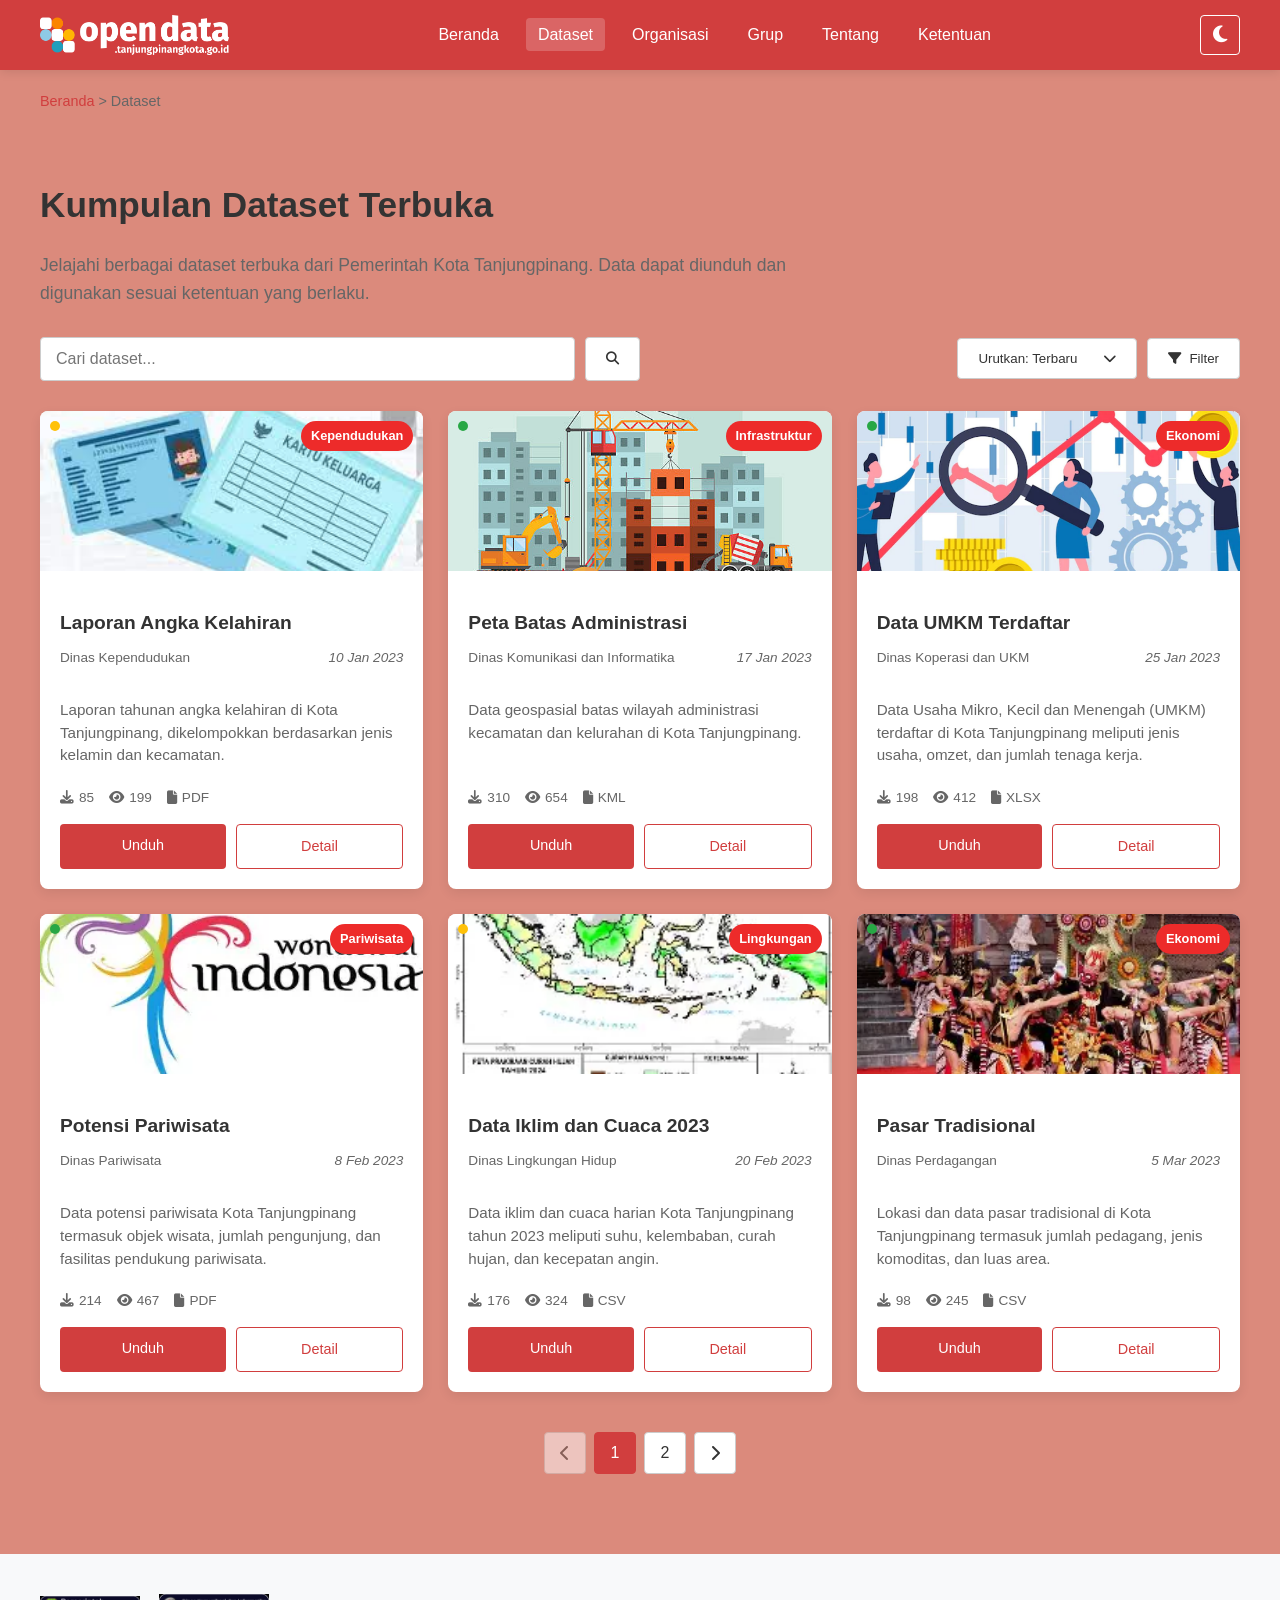
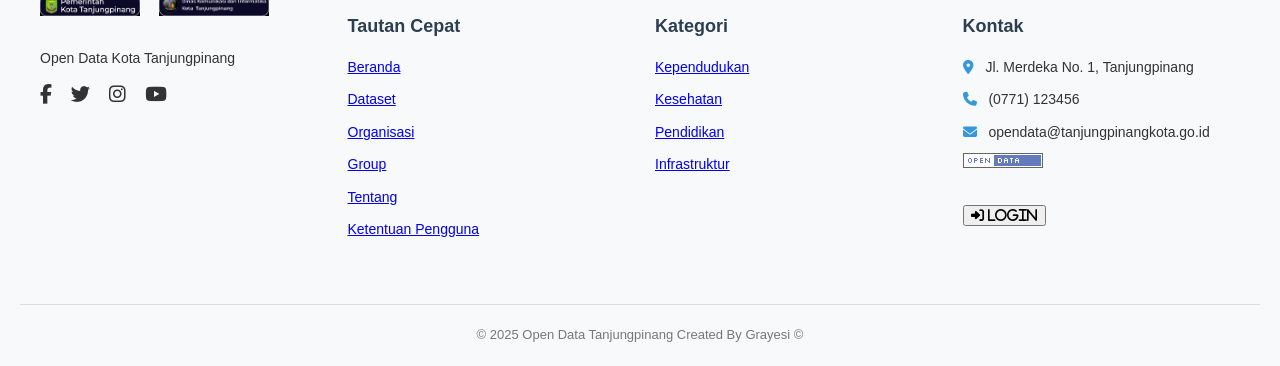
<file: Menu Navbar/dataset.html>
<!DOCTYPE html>
<html lang="id">
<head>
    <meta charset="UTF-8">
    <meta name="viewport" content="width=device-width, initial-scale=1.0">
    <title>Dataset - Open Data Tanjungpinang</title>
    <link rel="stylesheet" href="https://cdnjs.cloudflare.com/ajax/libs/font-awesome/6.4.0/css/all.min.css">
    <link rel="stylesheet" href="C:\Front-End-Open-Data\Front-End-Open-Data\Menu Navbar\css\dataset.css">
</head>
<style>
 /* Gaya dasar yang sudah ada */
        :root {
            --primary: #d13e3e;
            --secondary: #CD1818;
            --accent: #ED2B2A;
            --light: #e7776f;
            --dark: #343a30;
            --success: #28a745;
            --bg-body: #db8a7c;
            --bg-card: white;
            --text-color: #333;
            --text-muted: #666;
            --header-bg: var(--primary);
            --header-text: white;
            --input-bg: white;
            --input-border: #ccc;
        }

        body.dark-mode {
            --primary: #e7776f;
            --secondary: #e7776f;
            --accent: #ec6b5a;
            --light: #34495e;
            --dark: #ecf0f1;
            --success: #cc4e2e;
            --bg-body: #1e2a38;
            --bg-card: #2c3e50;
            --text-color: #f8f9fa;
            --text-muted: #b0bec5;
            --header-bg: #1e2a38;
            --header-text: #f8f9fa;
            --input-bg: #34495e;
            --input-border: #4a647a;
        }

        body {
            margin: 0;
            font-family: 'Segoe UI', Arial, sans-serif;
            background-color: var(--bg-body);
            color: var(--text-color);
            line-height: 1.6;
            transition: background-color 0.5s, color 0.5s;
        }

        /* Header dan navigasi (tetap sama) */
        header {
            background-color: var(--header-bg);
            color: var(--header-text);
            padding: 15px 0;
            position: sticky;
            top: 0;
            z-index: 1000;
            box-shadow: 0 2px 10px rgba(0,0,0,0.1);
            transition: background-color 0.5s, color 0.5s;
        }

        nav {
            display: flex;
            justify-content: space-between;
            align-items: center;
            max-width: 1200px;
            margin: 0 auto;
            padding: 0 20px;
        }

        .logo {
            display: flex;
            align-items: center;
            gap: 10px;
        }

        .logo img {
            height: 40px;
            transition: transform 0.3s;
        }

        nav ul {
            list-style: none;
            margin: 0;
            padding: 0;
            display: flex;
            gap: 15px;
        }

        nav ul li a {
            color: var(--header-text);
            text-decoration: none;
            font-weight: 500;
            padding: 8px 12px;
            border-radius: 4px;
            transition: background-color 0.3s;
        }

        nav ul li a:hover, nav ul li a.active {
            background-color: rgba(255,255,255,0.2);
        }

        .mode-toggle {
            display: flex;
            gap: 10px;
            align-items: center;
        }

        .mode-toggle .icon-toggle {
            background: none;
            border: 1px solid var(--header-text);
            color: var(--header-text);
            width: 40px;
            height: 40px;
            border-radius: 4px;
            cursor: pointer;
            transition: background-color 0.3s, color 0.3s, border-color 0.3s;
            font-size: 1.2rem;
            display: flex;
            justify-content: center;
            align-items: center;
            box-sizing: border-box;
        }
        
        body.dark-mode .mode-toggle .icon-toggle {
            color: var(--dark);
            border-color: var(--dark);
        }

        .mobile-menu-btn {
            display: none;
            background: none;
            border: none;
            color: var(--header-text);
            font-size: 1.5rem;
            cursor: pointer;
        }

        /* Breadcrumb */
        .breadcrumb {
            max-width: 1200px;
            margin: 20px auto;
            padding: 0 20px;
            font-size: 0.9rem;
            color: var(--text-muted);
        }

        .breadcrumb a {
            color: var(--primary);
            text-decoration: none;
        }

        .breadcrumb a:hover {
            text-decoration: underline;
        }

        .dataset-page {
            max-width: 1200px;
            margin: 0 auto;
            padding: 20px;
        }

        .page-header {
            margin-bottom: 30px;
        }

        .page-header h1 {
            font-size: 2.2rem;
            color: var(--text-color);
            margin-bottom: 10px;
        }

        .page-description {
            color: var(--text-muted);
            font-size: 1.1rem;
            max-width: 800px;
        }

        /* Filter dan kontrol dataset */
        .dataset-controls {
            display: flex;
            flex-wrap: wrap;
            gap: 15px;
            margin-bottom: 30px;
            align-items: center;
            justify-content: space-between;
        }

        .search-filter {
            display: flex;
            gap: 10px;
            flex: 1;
            max-width: 600px;
        }

        .search-filter input {
            flex: 1;
            padding: 12px 15px;
            border: 1px solid var(--input-border);
            border-radius: 4px;
            background-color: var(--input-bg);
            color: var(--text-color);
            font-size: 1rem;
        }

        .filter-buttons {
            display: flex;
            gap: 10px;
        }

        .filter-btn {
            padding: 12px 20px;
            background-color: var(--bg-card);
            border: 1px solid var(--input-border);
            border-radius: 4px;
            color: var(--text-color);
            cursor: pointer;
            display: flex;
            align-items: center;
            gap: 8px;
            transition: all 0.3s;
        }

        .filter-btn:hover {
            background-color: var(--light);
            color: white;
        }

        .filter-btn.active {
            background-color: var(--primary);
            color: white;
            border-color: var(--primary);
        }

        .sort-dropdown {
            position: relative;
        }

        .sort-btn {
            padding: 12px 20px;
            background-color: var(--bg-card);
            border: 1px solid var(--input-border);
            border-radius: 4px;
            color: var(--text-color);
            cursor: pointer;
            display: flex;
            align-items: center;
            gap: 8px;
            min-width: 180px;
            justify-content: space-between;
        }

        .sort-options {
            position: absolute;
            top: 100%;
            left: 0;
            width: 100%;
            background-color: var(--bg-card);
            border: 1px solid var(--input-border);
            border-radius: 4px;
            margin-top: 5px;
            box-shadow: 0 4px 12px rgba(0,0,0,0.1);
            z-index: 100;
            display: none;
            overflow: hidden;
        }

        .sort-options.show {
            display: block;
        }

        .sort-option {
            padding: 12px 15px;
            cursor: pointer;
            transition: background-color 0.3s;
        }

        .sort-option:hover {
            background-color: var(--light);
            color: white;
        }

        /* Grid dataset */
        .dataset-grid {
            display: grid;
            grid-template-columns: repeat(auto-fill, minmax(300px, 1fr));
            gap: 25px;
            margin-bottom: 40px;
        }

        .dataset-card {
            background-color: var(--bg-card);
            border-radius: 8px;
            overflow: hidden;
            box-shadow: 0 4px 12px rgba(0,0,0,0.08);
            transition: transform 0.3s, box-shadow 0.3s;
            display: flex;
            flex-direction: column;
            height: 100%;
        }

        .dataset-card:hover {
            transform: translateY(-5px);
            box-shadow: 0 8px 24px rgba(0,0,0,0.12);
        }

        .card-header {
            position: relative;
        }

        .card-image {
            height: 160px;
            overflow: hidden;
        }

        .card-image img {
            width: 100%;
            height: 100%;
            object-fit: cover;
            transition: transform 0.5s;
        }

        .dataset-card:hover .card-image img {
            transform: scale(1.05);
        }

        .card-badge {
            position: absolute;
            top: 10px;
            right: 10px;
            background-color: var(--accent);
            color: white;
            padding: 5px 10px;
            border-radius: 20px;
            font-size: 0.8rem;
            font-weight: bold;
        }

        .status-indicator {
            position: absolute;
            top: 10px;
            left: 10px;
            width: 10px;
            height: 10px;
            border-radius: 50%;
        }

        .status-updated {
            background-color: var(--success);
        }

        .status-outdated {
            background-color: #ffc107;
        }

        .card-content {
            padding: 20px;
            flex-grow: 1;
            display: flex;
            flex-direction: column;
        }

        .card-title {
            font-size: 1.2rem;
            margin-bottom: 10px;
            color: var(--text-color);
            line-height: 1.4;
        }

        .card-meta {
            display: flex;
            justify-content: space-between;
            font-size: 0.85rem;
            color: var(--text-muted);
            margin-bottom: 15px;
        }

        .card-org {
            font-weight: 500;
        }

        .card-date {
            font-style: italic;
        }

        .card-desc {
            color: var(--text-muted);
            margin-bottom: 20px;
            font-size: 0.95rem;
            line-height: 1.5;
            flex-grow: 1;
        }

        .card-stats {
            display: flex;
            gap: 15px;
            margin-bottom: 15px;
            font-size: 0.85rem;
        }

        .stat {
            display: flex;
            align-items: center;
            gap: 5px;
            color: var(--text-muted);
        }

        .card-actions {
            display: flex;
            gap: 10px;
        }

        .card-btn {
            flex: 1;
            text-align: center;
            padding: 10px;
            border-radius: 4px;
            text-decoration: none;
            font-weight: 500;
            transition: all 0.3s;
            font-size: 0.9rem;
        }

        .btn-primary {
            background-color: var(--primary);
            color: white;
        }

        .btn-primary:hover {
            background-color: var(--secondary);
        }

        .btn-secondary {
            background-color: transparent;
            border: 1px solid var(--primary);
            color: var(--primary);
        }

        .btn-secondary:hover {
            background-color: var(--primary);
            color: white;
        }
        
        /* Gaya untuk pesan 'tidak ada hasil' */
        .no-results {
            text-align: center;
            margin-top: 50px;
            grid-column: 1 / -1; /* Mengambil seluruh lebar grid */
            color: var(--text-muted);
        }
        
        .no-results h3 {
            color: var(--text-color);
        }

        /* Pagination */
        .pagination {
            display: flex;
            justify-content: center;
            gap: 8px;
            margin-top: 40px;
        }

        .page-item {
            display: flex;
            align-items: center;
            justify-content: center;
        }

        .page-link {
            width: 40px;
            height: 40px;
            display: flex;
            align-items: center;
            justify-content: center;
            border-radius: 4px;
            background-color: var(--bg-card);
            color: var(--text-color);
            text-decoration: none;
            border: 1px solid var(--input-border);
            transition: all 0.3s;
        }

        .page-link:hover {
            background-color: var(--primary);
            color: white;
            border-color: var(--primary);
        }

        .page-link.active {
            background-color: var(--primary);
            color: white;
            border-color: var(--primary);
        }

        .page-link.disabled {
            opacity: 0.5;
            cursor: not-allowed;
        }

        /* Footer - Diperbaiki */
        footer {
            background-color: #f8f9fa;
            padding: 40px 0 20px;
            color: #333;
            font-size: 14px;
            transition: background-color 0.5s, color 0.5s;
            margin-top: 60px;
        }

        body.dark-mode footer {
            background-color: var(--header-bg);
            color: var(--dark);
        }

        .footer-content {
            display: flex;
            flex-wrap: wrap;
            justify-content: space-between;
            gap: 30px;
            max-width: 1200px;
            margin: 0 auto;
            padding: 0 20px;
        }

        .footer-col {
            flex: 1;
            min-width: 200px;
            margin-bottom: 20px;
        }

        /* PERUBAHAN PENTING: Gaya gambar di footer */
        .footer-col img {
            max-width: 120px;
            height: auto;
            margin-right: 15px;
            margin-bottom: 15px;
            object-fit: contain;
        }

        .footer-col img[src*="logo pemkot"] {
            max-width: 100px;
        }

        .footer-col img[src*="logo diskominfo"] {
            max-width: 110px;
        }

        .footer-col p {
            margin: 10px 0;
            line-height: 1.6;
            color: inherit;
        }

        body.dark-mode .footer-col p {
            color: var(--dark);
        }

        .footer-col .social-links a {
            color: inherit;
            margin-right: 15px;
            font-size: 1.2rem;
            transition: color 0.3s;
        }

        .footer-col .social-links a:hover {
            color: var(--primary);
        }

        .footer-col h3 {
            font-size: 18px;
            margin-bottom: 15px;
            color: #2c3e50;
        }

        body.dark-mode .footer-col h3 {
            color: var(--dark);
        }

        .footer-col ul {
            list-style: none;
            padding: 0;
        }

        .footer-col ul li {
            margin-bottom: 10px;
            color: inherit;
        }

        body.dark-mode .footer-col ul li {
            color: var(--dark);
        }

        .footer-col ul li i {
            margin-right: 8px;
            color: #3498db;
        }

        body.dark-mode .footer-col ul li i {
            color: var(--accent);
        }

        .copyright {
            text-align: center;
            margin-top: 30px;
            padding-top: 20px;
            border-top: 1px solid #ddd;
            font-size: 13px;
            color: #777;
            max-width: 1200px;
            margin: 30px auto 0;
            padding: 20px 20px 0;
        }

        body.dark-mode .copyright {
            color: var(--dark);
            border-top-color: rgba(255,255,255,0.1);
        }

        /* Responsive design */
        @media (max-width: 992px) {
            .dataset-controls {
                flex-direction: column;
                align-items: stretch;
            }
            
            .search-filter {
                max-width: 100%;
            }
        }

        @media (max-width: 768px) {
            nav ul {
                position: fixed;
                top: 70px;
                left: 0;
                width: 100%;
                background-color: var(--header-bg);
                flex-direction: column;
                align-items: center;
                padding: 20px 0;
                gap: 15px;
                transform: translateY(-150%);
                transition: transform 0.3s ease;
                z-index: 999;
            }

            nav ul.active {
                transform: translateY(0);
            }

            .mobile-menu-btn {
                display: block;
            }
            
            .dataset-grid {
                grid-template-columns: 1fr;
            }
            
            .filter-buttons {
                flex-wrap: wrap;
            }
            
            /* Responsive untuk footer */
            .footer-col {
                flex: 100%;
            }
            
            .footer-col img {
                max-width: 90px;
            }
        }

        /* Animasi */
        @keyframes fadeIn {
            from { opacity: 0; }
            to { opacity: 1; }
        }

        .fade-in {
            animation: fadeIn 0.5s ease;
        }
</style>
<body>
    <header>
        <nav>
            <div class="logo">
                <img src="../images/opendata tg.png" alt="Open Data Logo">
            </div>
            <button class="mobile-menu-btn" id="mobileMenuBtn">
                <i class="fas fa-bars"></i>
            </button>
            <ul id="mainMenu">
                <li><a href="../index.html">Beranda</a></li>
                <li><a href="dataset.html"class="active">Dataset</a></li>
                <li><a href="organisasi.html">Organisasi</a></li>
                <li><a href="grup.html">Grup</a></li>
                <li><a href="tentang.html">Tentang</a></li>
                <li><a href="ketentuan pengguna.html">Ketentuan</a></li>
            </ul>
            <div class="mode-toggle">
                <button id="darkModeBtn" class="icon-toggle" aria-label="Toggle Dark Mode">
                    <i class="fas fa-moon"></i>
                </button>
            </div>
        </nav>
    </header>

    <div class="breadcrumb">
        <a href="index.html">Beranda</a> > <span>Dataset</span>
    </div>

    <main class="dataset-page">
        <div class="page-header">
            <h1>Kumpulan Dataset Terbuka</h1>
            <p class="page-description">
                Jelajahi berbagai dataset terbuka dari Pemerintah Kota Tanjungpinang. 
                Data dapat diunduh dan digunakan sesuai ketentuan yang berlaku.
            </p>
        </div>

        <div class="dataset-controls">
            <div class="search-filter">
                <input type="text" id="datasetSearch" placeholder="Cari dataset...">
                <button class="filter-btn" id="searchBtn">
                    <i class="fas fa-search"></i>
                </button>
            </div>
            
            <div class="filter-buttons">
                <div class="sort-dropdown">
                    <button class="sort-btn" id="sortBtn">
                        <span>Urutkan: Terbaru</span>
                        <i class="fas fa-chevron-down"></i>
                    </button>
                    <div class="sort-options" id="sortOptions">
                        <div class="sort-option" data-sort="newest">Terbaru</div>
                        <div class="sort-option" data-sort="oldest">Terlama</div>
                        <div class="sort-option" data-sort="popular">Populer</div>
                        <div class="sort-option" data-sort="az">A-Z</div>
                        <div class="sort-option" data-sort="za">Z-A</div>
                    </div>
                </div>
                
                <button class="filter-btn" id="filterBtn">
                    <i class="fas fa-filter"></i>
                    Filter
                </button>
            </div>
        </div>

        <div class="dataset-grid" id="datasetGrid">
            <!-- Dataset cards will be rendered here by JavaScript -->
        </div>

        <div class="pagination" id="pagination">
            <!-- Pagination will be rendered here by JavaScript -->
        </div>
    </main>

    <footer>
        <div class="footer-content">
            <div class="footer-col">
                <img src="../images/logo pemkot.jpg" alt="Logo Pemkot">
                <img src="../images/logo diskominfo.jpg" alt="Logo Diskominfo">
                <p>Open Data Kota Tanjungpinang</p>
                <div class="social-links">
                    <a href="#"><i class="fab fa-facebook-f"></i></a>
                    <a href="#"><i class="fab fa-twitter"></i></a>
                    <a href="#"><i class="fab fa-instagram"></i></a>
                    <a href="#"><i class="fab fa-youtube"></i></a>
                </div>
            </div>
            <div class="footer-col">
                <h3>Tautan Cepat</h3>
                <ul>
                    <li><a href="../index.html">Beranda</a></li>
                    <li><a href="./dataset.html">Dataset</a></li>
                    <li><a href="./organisasi.html">Organisasi</a></li>
                    <li><a href="./grup.html">Group</a></li>
                    <li><a href="./tentang.html">Tentang</a></li>
                    <li><a href="./ketentuan pengguna.html">Ketentuan Pengguna</a></li>
                </ul>
            </div>
            <div class="footer-col">
                <h3>Kategori</h3>
                <ul>
                    <li><a href="./dataset.html">Kependudukan</a></li>
                    <li><a href="./dataset.html">Kesehatan</a></li>
                    <li><a href="./dataset.html">Pendidikan</a></li>
                    <li><a href="./dataset.html">Infrastruktur</a></li>
                </ul>
            </div>
            <div class="footer-col">
                <h3>Kontak</h3>
                <ul>
                        <li><i class="fas fa-map-marker-alt"></i> Jl. Merdeka No. 1, Tanjungpinang</li>
                        <li><i class="fas fa-phone"></i> (0771) 123456</li>
                        <li><i class="fas fa-envelope"></i> opendata@tanjungpinangkota.go.id</li>
                        <img src="../images/open data file.png" alt="Logo Diskominfo Tanjungpinang">
                    </ul>
                    <ul>
                         <button class a href="login.html" class="footer-login-btn"><i class="fas fa-sign-in-alt"> Login</i>
                    </ul>
            </div>
        </div>
        <div class="copyright">
            &copy; 2025 Open Data Tanjungpinang Created By Grayesi &copy;
        </div>
    </footer>

    <script>
        document.addEventListener('DOMContentLoaded', function() {
            // Data contoh dataset
            const datasets = [
                {
                    id: 1,
                    title: "Data Kependudukan 2023",
                    category: "Kependudukan",
                    org: "Dinas Kependudukan",
                    date: "15 Jun 2023",
                    desc: "Data demografi penduduk Kota Tanjungpinang tahun 2023 meliputi jumlah penduduk, distribusi usia, dan kepadatan penduduk per kecamatan.",
                    image: "../images/KEPENDUDUKAN DATA.jpeg",
                    downloads: 243,
                    views: 512,
                    format: "CSV",
                    size: "2.4 MB",
                    updated: true
                },
                {
                    id: 2,
                    title: "Fasilitas Kesehatan",
                    category: "Kesehatan",
                    org: "Dinas Kesehatan",
                    date: "10 Mei 2023",
                    desc: "Daftar fasilitas kesehatan di Kota Tanjungpinang termasuk rumah sakit, puskesmas, dan klinik dengan informasi lokasi dan fasilitas yang tersedia.",
                    image: "../images/KESEHATAN DATA.jpg",
                    downloads: 187,
                    views: 423,
                    format: "XLSX",
                    size: "1.2 MB",
                    updated: true
                },
                {
                    id: 3,
                    title: "Sekolah dan Madrasah",
                    category: "Pendidikan",
                    org: "Dinas Pendidikan",
                    date: "28 Apr 2023",
                    desc: "Data sekolah dan madrasah di Kota Tanjungpinang meliputi informasi lokasi, jumlah siswa, dan fasilitas pendidikan yang tersedia.",
                    image: "../images/madrasah",
                    downloads: 156,
                    views: 387,
                    format: "CSV",
                    size: "1.8 MB",
                    updated: false
                },
                {
                    id: 4,
                    title: "Jaringan Jalan",
                    category: "Infrastruktur",
                    org: "Dinas PUPR",
                    date: "12 Apr 2023",
                    desc: "Data jaringan jalan Kota Tanjungpinang termasuk kondisi jalan, panjang, lebar, dan status jalan (nasional, provinsi, kabupaten).",
                    image: "../images/INFRASTRUKTUR DATA.jpg",
                    downloads: 132,
                    views: 298,
                    format: "SHP",
                    size: "4.5 MB",
                    updated: true
                },
                {
                    id: 5,
                    title: "Pasar Tradisional",
                    category: "Ekonomi",
                    org: "Dinas Perdagangan",
                    date: "5 Mar 2023",
                    desc: "Lokasi dan data pasar tradisional di Kota Tanjungpinang termasuk jumlah pedagang, jenis komoditas, dan luas area.",
                    image: "../images/tradisi",
                    downloads: 98,
                    views: 245,
                    format: "CSV",
                    size: "0.9 MB",
                    updated: true
                },
                {
                    id: 6,
                    title: "Data Iklim dan Cuaca 2023",
                    category: "Lingkungan",
                    org: "Dinas Lingkungan Hidup",
                    date: "20 Feb 2023",
                    desc: "Data iklim dan cuaca harian Kota Tanjungpinang tahun 2023 meliputi suhu, kelembaban, curah hujan, dan kecepatan angin.",
                    image: "../images/iklim",
                    downloads: 176,
                    views: 324,
                    format: "CSV",
                    size: "3.2 MB",
                    updated: false
                },
                {
                    id: 7,
                    title: "Potensi Pariwisata",
                    category: "Pariwisata",
                    org: "Dinas Pariwisata",
                    date: "8 Feb 2023",
                    desc: "Data potensi pariwisata Kota Tanjungpinang termasuk objek wisata, jumlah pengunjung, dan fasilitas pendukung pariwisata.",
                    image: "../images/pariwisata",
                    downloads: 214,
                    views: 467,
                    format: "PDF",
                    size: "5.1 MB",
                    updated: true
                },
                {
                    id: 8,
                    title: "Data UMKM Terdaftar",
                    category: "Ekonomi",
                    org: "Dinas Koperasi dan UKM",
                    date: "25 Jan 2023",
                    desc: "Data Usaha Mikro, Kecil dan Menengah (UMKM) terdaftar di Kota Tanjungpinang meliputi jenis usaha, omzet, dan jumlah tenaga kerja.",
                    image: "../images/EKONOMI DATA.png",
                    downloads: 198,
                    views: 412,
                    format: "XLSX",
                    size: "2.7 MB",
                    updated: true
                },
                {
                    id: 9,
                    title: "Peta Batas Administrasi",
                    category: "Infrastruktur",
                    org: "Dinas Komunikasi dan Informatika",
                    date: "17 Jan 2023",
                    desc: "Data geospasial batas wilayah administrasi kecamatan dan kelurahan di Kota Tanjungpinang.",
                    image: "../images/INFRASTRUKTUR DATA.jpg",
                    downloads: 310,
                    views: 654,
                    format: "KML",
                    size: "3.5 MB",
                    updated: true
                },
                {
                    id: 10,
                    title: "Laporan Angka Kelahiran",
                    category: "Kependudukan",
                    org: "Dinas Kependudukan",
                    date: "10 Jan 2023",
                    desc: "Laporan tahunan angka kelahiran di Kota Tanjungpinang, dikelompokkan berdasarkan jenis kelamin dan kecamatan.",
                    image: "../images/KEPENDUDUKAN DATA.jpeg",
                    downloads: 85,
                    views: 199,
                    format: "PDF",
                    size: "1.1 MB",
                    updated: false
                }
            ];

            // Variabel global
            let currentPage = 1;
            const itemsPerPage = 6;
            let filteredDatasets = [...datasets].sort((a, b) => b.id - a.id); // Default sort: terbaru
            let currentSort = 'newest';
            
            // Elemen DOM
            const datasetGrid = document.getElementById('datasetGrid');
            const pagination = document.getElementById('pagination');
            const searchInput = document.getElementById('datasetSearch');
            const searchBtn = document.getElementById('searchBtn');
            const sortBtn = document.getElementById('sortBtn');
            const sortBtnText = sortBtn.querySelector('span');
            const sortOptions = document.getElementById('sortOptions');
            const filterBtn = document.getElementById('filterBtn');
            const darkModeBtn = document.getElementById('darkModeBtn');
            const mobileMenuBtn = document.getElementById('mobileMenuBtn');
            const mainMenu = document.getElementById('mainMenu');

            // --- Fungsionalitas Utama ---

            // Render dataset cards
            function renderDatasets() {
                datasetGrid.innerHTML = '';
                
                const startIndex = (currentPage - 1) * itemsPerPage;
                const endIndex = startIndex + itemsPerPage;
                const datasetsToRender = filteredDatasets.slice(startIndex, endIndex);
                
                if (datasetsToRender.length === 0) {
                    datasetGrid.innerHTML = `
                        <div class="no-results">
                            <i class="fas fa-search" style="font-size: 3rem; margin-bottom: 1rem;"></i>
                            <h3>Tidak ada dataset yang ditemukan</h3>
                            <p>Coba gunakan kata kunci lain atau lihat semua dataset</p>
                        </div>
                    `;
                    return;
                }
                
                datasetsToRender.forEach(dataset => {
                    const card = document.createElement('div');
                    card.className = 'dataset-card fade-in';
                    card.innerHTML = `
                        <div class="card-header">
                            <div class="card-image">
                                <img src="${dataset.image}" alt="${dataset.title}">
                            </div>
                            <span class="card-badge">${dataset.category}</span>
                            <div class="status-indicator ${dataset.updated ? 'status-updated' : 'status-outdated'}"></div>
                        </div>
                        <div class="card-content">
                            <h3 class="card-title">${dataset.title}</h3>
                            <div class="card-meta">
                                <span class="card-org">${dataset.org}</span>
                                <span class="card-date">${dataset.date}</span>
                            </div>
                            <p class="card-desc">${dataset.desc}</p>
                            <div class="card-stats">
                                <div class="stat">
                                    <i class="fas fa-download"></i>
                                    <span>${dataset.downloads}</span>
                                </div>
                                <div class="stat">
                                    <i class="fas fa-eye"></i>
                                    <span>${dataset.views}</span>
                                </div>
                                <div class="stat">
                                    <i class="fas fa-file"></i>
                                    <span>${dataset.format}</span>
                                </div>
                            </div>
                            <div class="card-actions">
                                <a href="#" class="card-btn btn-primary">Unduh</a>
                                <a href="#" class="card-btn btn-secondary">Detail</a>
                            </div>
                        </div>
                    `;
                    datasetGrid.appendChild(card);
                });
            }

            // Render pagination
            function renderPagination() {
                const totalPages = Math.ceil(filteredDatasets.length / itemsPerPage);
                
                if (totalPages <= 1) {
                    pagination.innerHTML = '';
                    return;
                }
                
                let paginationHTML = '';
                
                // Previous button
                if (currentPage > 1) {
                    paginationHTML += `
                        <div class="page-item">
                            <a href="#" class="page-link" data-page="${currentPage - 1}">
                                <i class="fas fa-chevron-left"></i>
                            </a>
                        </div>
                    `;
                } else {
                    paginationHTML += `
                        <div class="page-item">
                            <span class="page-link disabled">
                                <i class="fas fa-chevron-left"></i>
                            </span>
                        </div>
                    `;
                }
                
                // Page numbers
                for (let i = 1; i <= totalPages; i++) {
                    if (i === currentPage) {
                        paginationHTML += `
                            <div class="page-item">
                                <span class="page-link active">${i}</span>
                            </div>
                        `;
                    } else {
                        paginationHTML += `
                            <div class="page-item">
                                <a href="#" class="page-link" data-page="${i}">${i}</a>
                            </div>
                        `;
                    }
                }
                
                // Next button
                if (currentPage < totalPages) {
                    paginationHTML += `
                        <div class="page-item">
                            <a href="#" class="page-link" data-page="${currentPage + 1}">
                                <i class="fas fa-chevron-right"></i>
                            </a>
                        </div>
                    `;
                } else {
                    paginationHTML += `
                        <div class="page-item">
                            <span class="page-link disabled">
                                <i class="fas fa-chevron-right"></i>
                            </span>
                        </div>
                    `;
                }
                
                pagination.innerHTML = paginationHTML;
                
                // Add event listeners to pagination links
                document.querySelectorAll('.page-link[data-page]').forEach(link => {
                    link.addEventListener('click', function(e) {
                        e.preventDefault();
                        currentPage = parseInt(this.getAttribute('data-page'));
                        renderDatasets();
                        renderPagination();
                        window.scrollTo({ top: 0, behavior: 'smooth' });
                    });
                });
            }

            // Search datasets
            function searchDatasets() {
                const searchTerm = searchInput.value.toLowerCase().trim();
                
                if (searchTerm === '') {
                    filteredDatasets = [...datasets];
                } else {
                    filteredDatasets = datasets.filter(dataset => 
                        dataset.title.toLowerCase().includes(searchTerm) ||
                        dataset.desc.toLowerCase().includes(searchTerm) ||
                        dataset.category.toLowerCase().includes(searchTerm) ||
                        dataset.org.toLowerCase().includes(searchTerm)
                    );
                }
                
                // Apply current sort
                sortDatasets(currentSort);
                
                currentPage = 1;
                renderDatasets();
                renderPagination();
            }

            // Sort datasets
            function sortDatasets(sortType) {
                currentSort = sortType;
                
                switch(sortType) {
                    case 'newest':
                        filteredDatasets.sort((a, b) => b.id - a.id);
                        sortBtnText.textContent = 'Urutkan: Terbaru';
                        break;
                    case 'oldest':
                        filteredDatasets.sort((a, b) => a.id - b.id);
                        sortBtnText.textContent = 'Urutkan: Terlama';
                        break;
                    case 'popular':
                        filteredDatasets.sort((a, b) => b.downloads - a.downloads);
                        sortBtnText.textContent = 'Urutkan: Populer';
                        break;
                    case 'az':
                        filteredDatasets.sort((a, b) => a.title.localeCompare(b.title));
                        sortBtnText.textContent = 'Urutkan: A-Z';
                        break;
                    case 'za':
                        filteredDatasets.sort((a, b) => b.title.localeCompare(a.title));
                        sortBtnText.textContent = 'Urutkan: Z-A';
                        break;
                }
                
                currentPage = 1;
                renderDatasets();
                renderPagination();
            }

            // Toggle dark mode
            function toggleDarkMode() {
                document.body.classList.toggle('dark-mode');
                const isDarkMode = document.body.classList.contains('dark-mode');
                localStorage.setItem('darkMode', isDarkMode);
                
                // Update icon
                const icon = darkModeBtn.querySelector('i');
                if (isDarkMode) {
                    icon.classList.remove('fa-moon');
                    icon.classList.add('fa-sun');
                } else {
                    icon.classList.remove('fa-sun');
                    icon.classList.add('fa-moon');
                }
            }

            // Initialize dark mode from localStorage
            function initDarkMode() {
                const savedDarkMode = localStorage.getItem('darkMode') === 'true';
                if (savedDarkMode) {
                    document.body.classList.add('dark-mode');
                    const icon = darkModeBtn.querySelector('i');
                    icon.classList.remove('fa-moon');
                    icon.classList.add('fa-sun');
                }
            }

            // Toggle mobile menu
            function toggleMobileMenu() {
                mainMenu.classList.toggle('active');
            }

            // Initialize the page
            function init() {
                initDarkMode();
                renderDatasets();
                renderPagination();
                
                // Event listeners
                searchBtn.addEventListener('click', searchDatasets);
                searchInput.addEventListener('keyup', function(e) {
                    if (e.key === 'Enter') {
                        searchDatasets();
                    }
                });
                
                sortBtn.addEventListener('click', function() {
                    sortOptions.classList.toggle('show');
                });
                
                document.querySelectorAll('.sort-option').forEach(option => {
                    option.addEventListener('click', function() {
                        const sortType = this.getAttribute('data-sort');
                        sortDatasets(sortType);
                        sortOptions.classList.remove('show');
                    });
                });
                
                // Close sort dropdown when clicking outside
                document.addEventListener('click', function(e) {
                    if (!sortBtn.contains(e.target) && !sortOptions.contains(e.target)) {
                        sortOptions.classList.remove('show');
                    }
                });
                
                filterBtn.addEventListener('click', function() {
                    alert('Fitur filter akan segera tersedia!');
                });
                
                darkModeBtn.addEventListener('click', toggleDarkMode);
                mobileMenuBtn.addEventListener('click', toggleMobileMenu);
            }

            // Start the application
            init();
        });
    </script>
</body>
</html>
</file>
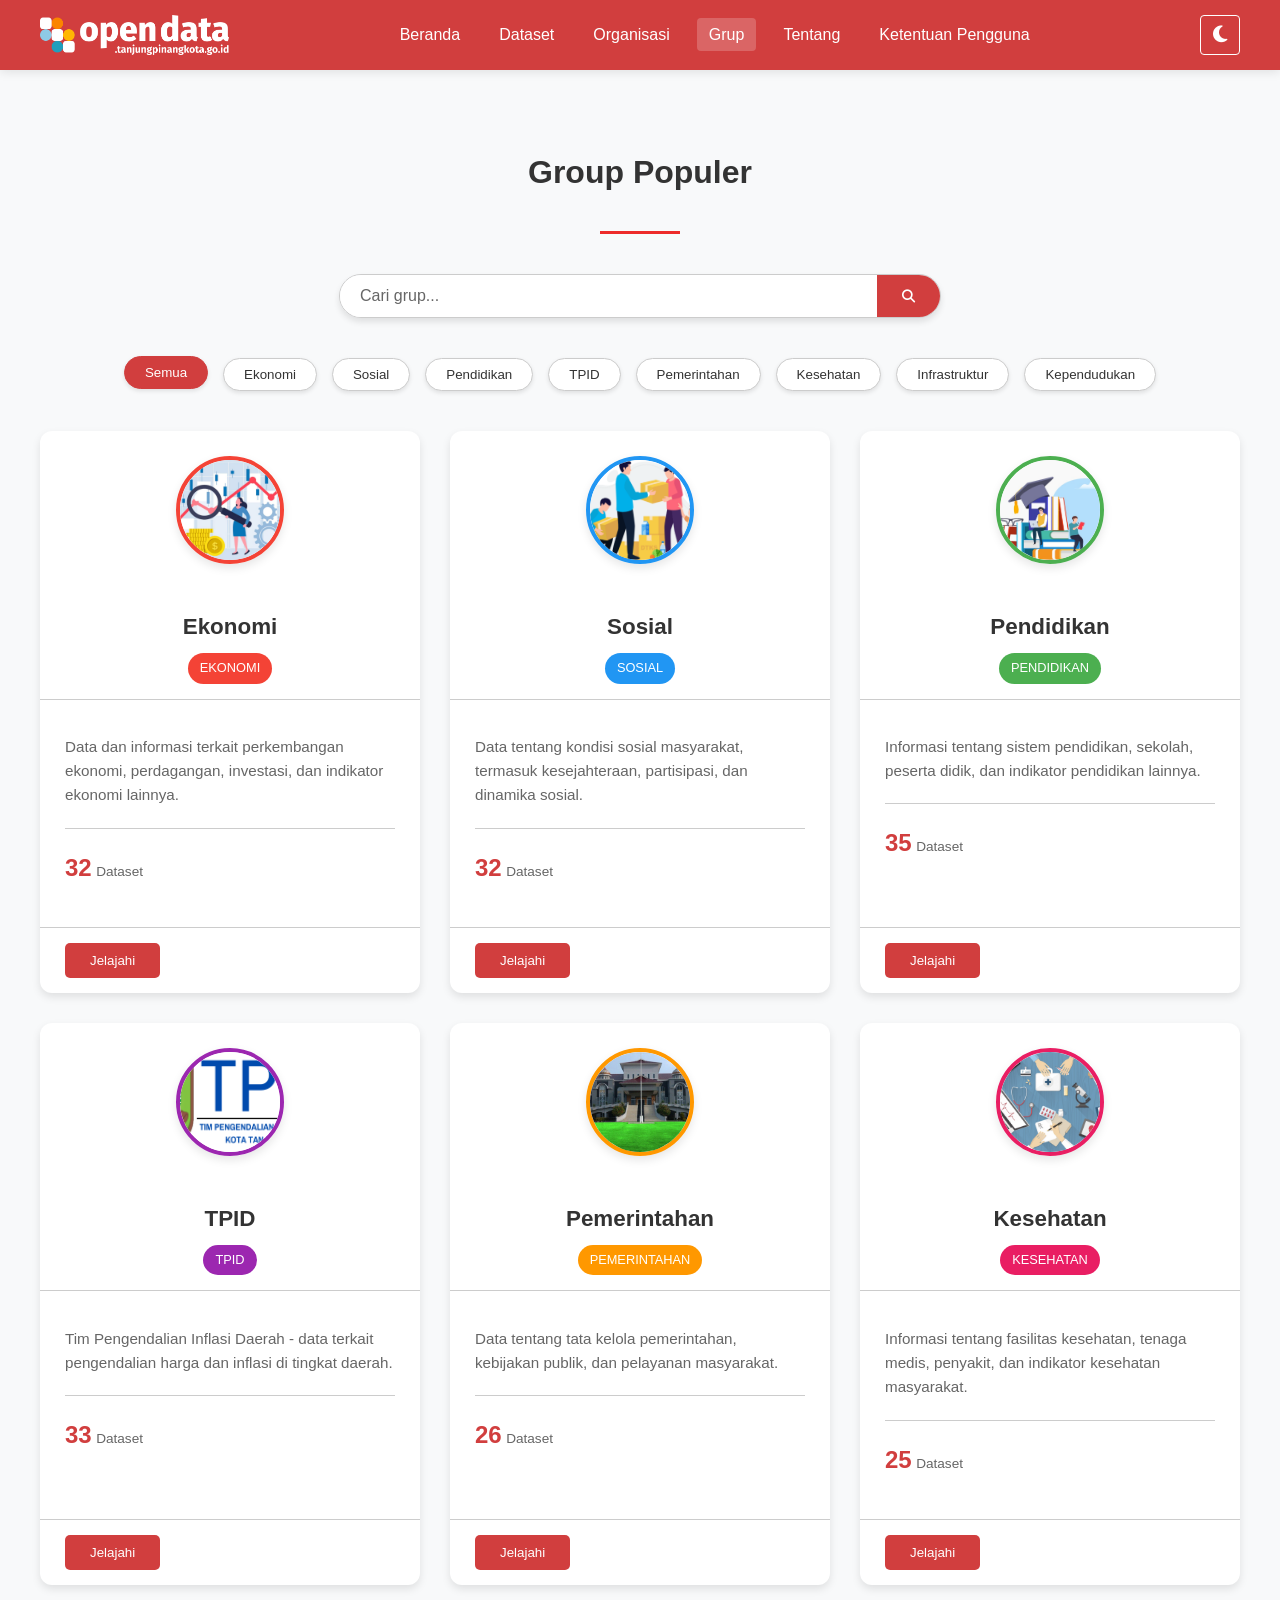
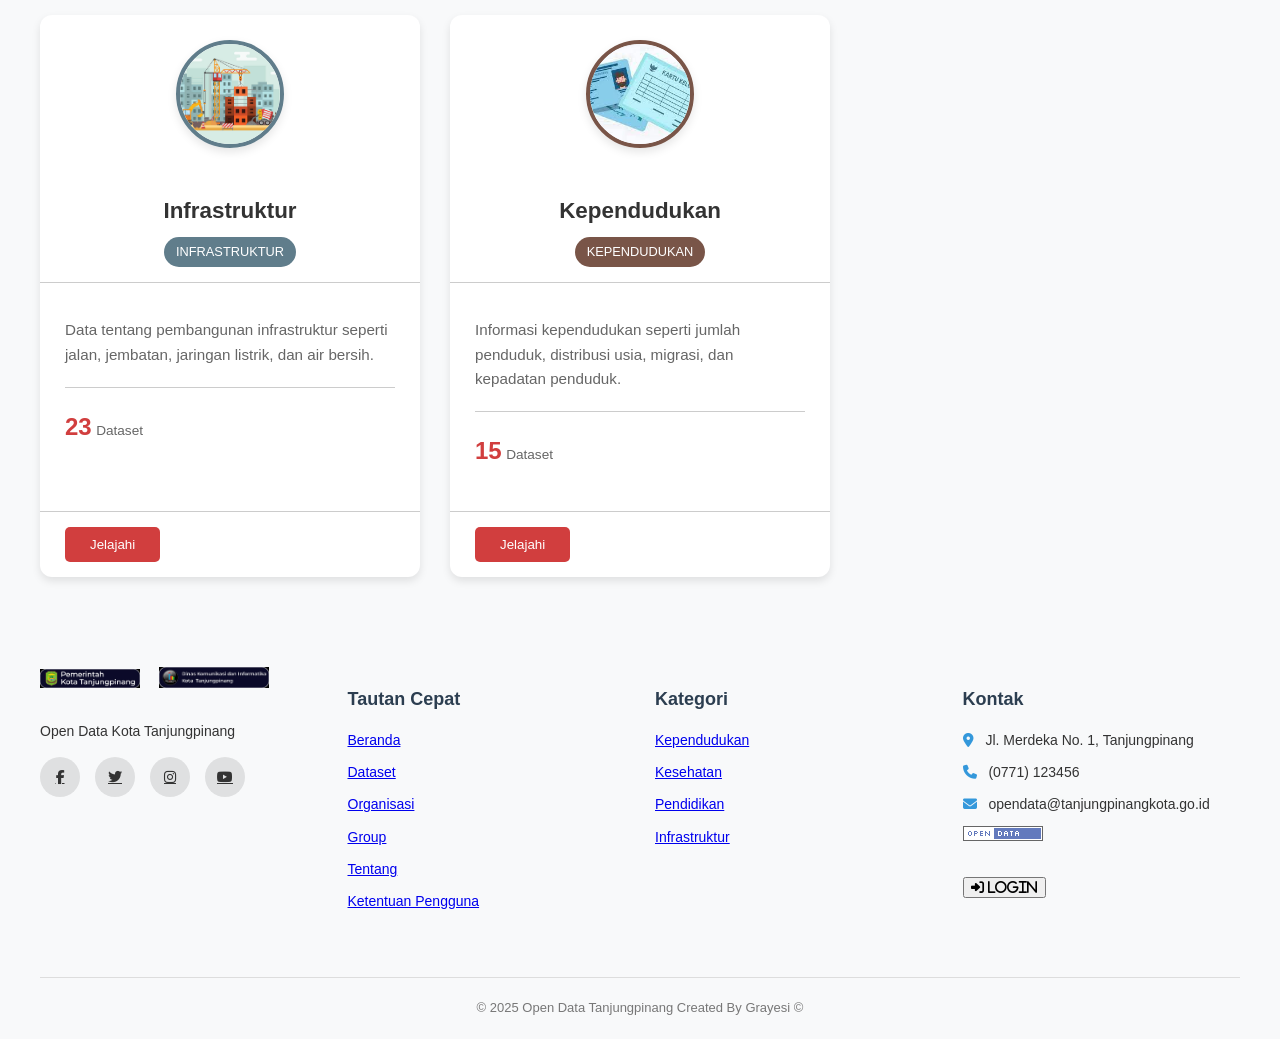
<file: Menu Navbar/grup.html>
<!DOCTYPE html>
<html lang="id">
<head>
    <meta charset="UTF-8">
    <meta name="viewport" content="width=device-width, initial-scale=1.0">
    <title>Grup - Open Data Tanjungpinang</title>
    <link rel="stylesheet" href="https://cdnjs.cloudflare.com/ajax/libs/font-awesome/6.4.0/css/all.min.css">
    <link rel="stylesheet"href="../Menu Navbar/css/grup.css">
</head>
<body>
    <header>
        <nav>
            <div class="logo">
                <img src="../images/opendata tg.png" alt="Open Data Logo">
            </div>
            <button class="mobile-menu-btn" id="mobileMenuBtn">
                <i class="fas fa-bars"></i>
            </button>
            <ul id="mainMenu">
                <li><a href="../index.html">Beranda</a></li>
                <li><a href="dataset.html">Dataset</a></li>
                <li><a href="organisasi.html">Organisasi</a></li>
                <li><a href="grup.html" class="active">Grup</a></li>
                <li><a href="tentang.html">Tentang</a></li>
                <li><a href="ketentuan pengguna.html">Ketentuan Pengguna</a></li>
            </ul>
            <div class="mode-toggle">
                <button id="darkModeBtn" class="icon-toggle" aria-label="Toggle Dark Mode">
                    <i class="fas fa-moon"></i>
                </button>
            </div>
        </nav>
    </header>

    <main>
        <div class="container">
            <section class="groups-section">
                <div class="section-title">
                    <h2>Group Populer</h2>
                </div>

                <div class="group-search-container">
                    <input type="text" placeholder="Cari grup...">
                    <button><i class="fas fa-search"></i></button>
                </div>

                <div class="categories-filter">
                    <button class="category-btn active">Semua</button>
                    <button class="category-btn">Ekonomi</button>
                    <button class="category-btn">Sosial</button>
                    <button class="category-btn">Pendidikan</button>
                    <button class="category-btn">TPID</button>
                    <button class="category-btn">Pemerintahan</button>
                    <button class="category-btn">Kesehatan</button>
                    <button class="category-btn">Infrastruktur</button>
                    <button class="category-btn">Kependudukan</button>
                </div>

                <div class="groups-grid">
                    <div class="group-card economy">
                        <div class="group-header">
                            <img src="../images/EKONOMI DATA.png" alt="Ekonomi" class="group-image">
                            <h3 class="group-name">Ekonomi</h3>
                            <span class="group-category">Ekonomi</span>
                        </div>
                        <div class="group-body">
                            <p class="group-description">Data dan informasi terkait perkembangan ekonomi, perdagangan, investasi, dan indikator ekonomi lainnya.</p>
                            <div class="group-stats">
                                <div class="stat-item">
                                    <span class="count">32</span>
                                    <span class="label">Dataset</span>
                                </div>
                            </div>
                        </div>
                        <div class="group-footer">
                            <button class="join-btn">Jelajahi</button>
                        </div>
                    </div>

                    <div class="group-card social">
                        <div class="group-header">
                            <img src="../images/SOSIAL DATA.png" alt="Sosial" class="group-image">
                            <h3 class="group-name">Sosial</h3>
                            <span class="group-category">Sosial</span>
                        </div>
                        <div class="group-body">
                            <p class="group-description">Data tentang kondisi sosial masyarakat, termasuk kesejahteraan, partisipasi, dan dinamika sosial.</p>
                            <div class="group-stats">
                                <div class="stat-item">
                                    <span class="count">32</span>
                                    <span class="label">Dataset</span>
                                </div>
                            </div>
                        </div>
                        <div class="group-footer">
                            <button class="join-btn">Jelajahi</button>
                        </div>
                    </div>
                    
                    <div class="group-card education">
                        <div class="group-header">
                            <img src="../images/PENDIDIKAN DATA.jpg" alt="Pendidikan" class="group-image">
                            <h3 class="group-name">Pendidikan</h3>
                            <span class="group-category">Pendidikan</span>
                        </div>
                        <div class="group-body">
                            <p class="group-description">Informasi tentang sistem pendidikan, sekolah, peserta didik, dan indikator pendidikan lainnya.</p>
                            <div class="group-stats">
                                <div class="stat-item">
                                    <span class="count">35</span>
                                    <span class="label">Dataset</span>
                                </div>
                            </div>
                        </div>
                        <div class="group-footer">
                            <button class="join-btn">Jelajahi</button>
                        </div>
                    </div>

                    <div class="group-card tpid">
                        <div class="group-header">
                            <img src="../images/TPID DATA.png" alt="TPID" class="group-image">
                            <h3 class="group-name">TPID</h3>
                            <span class="group-category">TPID</span>
                        </div>
                        <div class="group-body">
                            <p class="group-description">Tim Pengendalian Inflasi Daerah - data terkait pengendalian harga dan inflasi di tingkat daerah.</p>
                            <div class="group-stats">
                                <div class="stat-item">
                                    <span class="count">33</span>
                                    <span class="label">Dataset</span>
                                </div>
                            </div>
                        </div>
                        <div class="group-footer">
                            <button class="join-btn">Jelajahi</button>
                        </div>
                    </div>

                    <div class="group-card government">
                        <div class="group-header">
                            <img src="../images/PEMERINTAHAN DATA.jpg" alt="Pemerintahan" class="group-image">
                            <h3 class="group-name">Pemerintahan</h3>
                            <span class="group-category">Pemerintahan</span>
                        </div>
                        <div class="group-body">
                            <p class="group-description">Data tentang tata kelola pemerintahan, kebijakan publik, dan pelayanan masyarakat.</p>
                            <div class="group-stats">
                                <div class="stat-item">
                                    <span class="count">26</span>
                                    <span class="label">Dataset</span>
                                </div>
                            </div>
                        </div>
                        <div class="group-footer">
                            <button class="join-btn">Jelajahi</button>
                        </div>
                    </div>

                    <div class="group-card health">
                        <div class="group-header">
                            <img src="../images/KESEHATAN DATA.jpg  " alt="Kesehatan" class="group-image">
                            <h3 class="group-name">Kesehatan</h3>
                            <span class="group-category">Kesehatan</span>
                        </div>
                        <div class="group-body">
                            <p class="group-description">Informasi tentang fasilitas kesehatan, tenaga medis, penyakit, dan indikator kesehatan masyarakat.</p>
                            <div class="group-stats">
                                <div class="stat-item">
                                    <span class="count">25</span>
                                    <span class="label">Dataset</span>
                                </div>
                            </div>
                        </div>
                        <div class="group-footer">
                            <button class="join-btn">Jelajahi</button>
                        </div>
                    </div>

                    <div class="group-card infrastructure">
                        <div class="group-header">
                            <img src="../images/INFRASTRUKTUR DATA.jpg" alt="Infrastruktur" class="group-image">
                            <h3 class="group-name">Infrastruktur</h3>
                            <span class="group-category">Infrastruktur</span>
                        </div>
                        <div class="group-body">
                            <p class="group-description">Data tentang pembangunan infrastruktur seperti jalan, jembatan, jaringan listrik, dan air bersih.</p>
                            <div class="group-stats">
                                <div class="stat-item">
                                    <span class="count">23</span>
                                    <span class="label">Dataset</span>
                                </div>
                            </div>
                        </div>
                        <div class="group-footer">
                            <button class="join-btn">Jelajahi</button>
                        </div>
                    </div>

                    <div class="group-card population">
                        <div class="group-header">
                            <img src="../images/KEPENDUDUKAN DATA.jpeg" alt="Kependudukan" class="group-image">
                            <h3 class="group-name">Kependudukan</h3>
                            <span class="group-category">Kependudukan</span>
                        </div>
                        <div class="group-body">
                            <p class="group-description">Informasi kependudukan seperti jumlah penduduk, distribusi usia, migrasi, dan kepadatan penduduk.</p>
                            <div class="group-stats">
                                <div class="stat-item">
                                    <span class="count">15</span>
                                    <span class="label">Dataset</span>
                                </div>
                            </div>
                        </div>
                        <div class="group-footer">
                            <button class="join-btn">Jelajahi</button>
                        </div>
                    </div>
                </div>
            </section>
        </div>
    </main>

    <footer>
        <div class="container">
            <div class="footer-content">
                <div class="footer-col">
                    <img src="../images/logo pemkot.jpg" alt="Logo Pemerintah Kota Tanjungpinang">
                    <img src="../images/logo diskominfo.jpg" alt="Logo Diskominfo Tanjungpinang">
                    <p>Open Data Kota Tanjungpinang</p>
                    <div class="social-links">
                        <a href="#"><i class="fab fa-facebook-f"></i></a>
                        <a href="#"><i class="fab fa-twitter"></i></a>
                        <a href="#"><i class="fab fa-instagram"></i></a>
                        <a href="#"><i class="fab fa-youtube"></i></a>
                    </div>
                </div>
                <div class="footer-col">
                    <h3>Tautan Cepat</h3>
                    <ul>
                        <li><a href="../index.html">Beranda</a></li>
                        <li><a href="dataset.html">Dataset</a></li>
                        <li><a href="organisasi.html">Organisasi</a></li>
                        <li><a href="grup.html">Group</a></li>
                        <li><a href="tentang.html">Tentang</a></li>
                        <li><a href="ketentuan pengguna.html">Ketentuan Pengguna</a></li>
                    </ul>
                </div>
                <div class="footer-col">
                    <h3>Kategori</h3>
                    <ul>
                        <li><a href="./dataset.html">Kependudukan</a></li>
                        <li><a href="./dataset.html">Kesehatan</a></li>
                        <li><a href="./dataset.html">Pendidikan</a></li>
                        <li><a href="./dataset.html">Infrastruktur</a></li>
                    </ul>
                </div>
                <div class="footer-col">
                    <h3>Kontak</h3>
                    <ul>
                        <li><i class="fas fa-map-marker-alt"></i> Jl. Merdeka No. 1, Tanjungpinang</li>
                        <li><i class="fas fa-phone"></i> (0771) 123456</li>
                        <li><i class="fas fa-envelope"></i> opendata@tanjungpinangkota.go.id</li>
                        <img src="../images/open data file.png" alt="Logo Diskominfo Tanjungpinang">
                    </ul>
                    <ul>
                         <button class a href="login.html" class="footer-login-btn"><i class="fas fa-sign-in-alt"> Login</i>
                    </ul>
                </div>
            </div>
            <div class="copyright">
                &copy; 2025 Open Data Tanjungpinang Created By Grayesi &copy;
            </div>
        </div>
    </footer>
    
    <script>
        document.addEventListener('DOMContentLoaded', function() {
            // --- Logika Mode Malam ---
            const body = document.body;
            const darkModeBtn = document.getElementById('darkModeBtn');

            function toggleDarkMode() {
                body.classList.toggle('dark-mode');
                const isDarkMode = body.classList.contains('dark-mode');
                localStorage.setItem('darkMode', isDarkMode);
                darkModeBtn.classList.toggle('active', isDarkMode);
                
                // Ganti ikon mode gelap/terang
                if (isDarkMode) {
                    darkModeBtn.innerHTML = '<i class="fas fa-sun"></i>';
                } else {
                    darkModeBtn.innerHTML = '<i class="fas fa-moon"></i>';
                }
            }

            darkModeBtn.addEventListener('click', toggleDarkMode);

            function loadUserPreferences() {
                const isDarkMode = localStorage.getItem('darkMode') === 'true';
                
                if (isDarkMode) {
                    body.classList.add('dark-mode');
                    darkModeBtn.classList.add('active');
                    darkModeBtn.innerHTML = '<i class="fas fa-sun"></i>';
                }
            }

            // --- Akhir Logika Mode Malam ---

            // Mobile menu toggle
            const mobileMenuBtn = document.getElementById('mobileMenuBtn');
            const mainMenu = document.getElementById('mainMenu');

            mobileMenuBtn.addEventListener('click', function() {
                mainMenu.classList.toggle('active');
                this.innerHTML = mainMenu.classList.contains('active') ?
                    '<i class="fas fa-times"></i>' : '<i class="fas fa-bars"></i>';
            });

            // Filter kategori
            const categoryButtons = document.querySelectorAll('.category-btn');
            const groupCards = document.querySelectorAll('.group-card');
            
            categoryButtons.forEach(button => {
                button.addEventListener('click', () => {
                    // Hapus kelas aktif dari semua tombol
                    categoryButtons.forEach(btn => btn.classList.remove('active'));
                    // Tambahkan kelas aktif ke tombol yang diklik
                    button.classList.add('active');
                    
                    const filter = button.textContent.trim();
                    
                    if (filter === 'Semua') {
                        groupCards.forEach(card => {
                            card.style.display = 'flex';
                        });
                    } else {
                        groupCards.forEach(card => {
                            if (card.classList.contains(filter.toLowerCase())) {
                                card.style.display = 'flex';
                            } else {
                                card.style.display = 'none';
                            }
                        });
                    }
                });
            });

            // Initialize the app
            function initApp() {
                loadUserPreferences();
            }
            
            initApp();
        });
    </script>
</body>
</html>
</file>
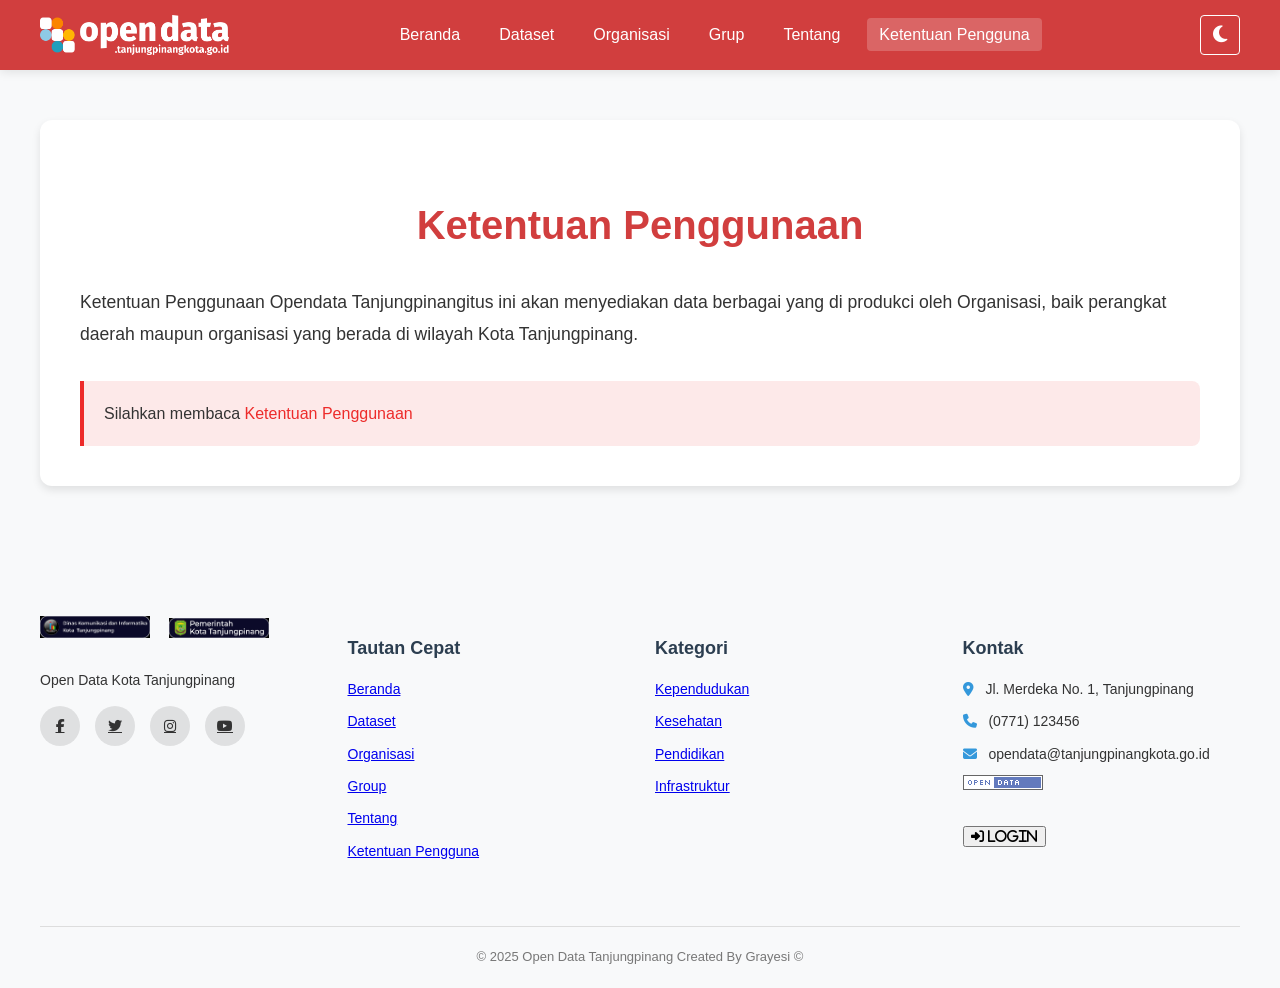
<file: Menu Navbar/ketentuan pengguna.html>
<!DOCTYPE html>
<html lang="id">
<head>
    <meta charset="UTF-8">
    <meta name="viewport" content="width=device-width, initial-scale=1.0">
    <title>Ketentuan Penguuna - Open Data Tanjungpinang</title>
    <link rel="stylesheet" href="https://cdnjs.cloudflare.com/ajax/libs/font-awesome/6.4.0/css/all.min.css">
    <link rel="stylesheet"href="../Menu Navbar/css/ketentuan penggunaan.css">
</head>
<body>
    <header>
        <nav>
            <div class="logo">
                <img src="../images/opendata tg.png" alt="Open Data Logo">
            </div>
            <button class="mobile-menu-btn" id="mobileMenuBtn">
                <i class="fas fa-bars"></i>
            </button>
            <ul id="mainMenu">
                <li><a href="../index.html">Beranda</a></li>
                <li><a href="dataset.html">Dataset</a></li>
                <li><a href="organisasi.html">Organisasi</a></li>
                <li><a href="grup.html">Grup</a></li>
                <li><a href="tentang.html" >Tentang</a></li>
                <li><a href="ketentuan pengguna.html" class="active">Ketentuan Pengguna</a></li>
            </ul>
            <div class="mode-toggle">
                <button id="darkModeBtn" class="icon-toggle" aria-label="Toggle Dark Mode">
                    <i class="fas fa-moon"></i>
                </button>
            </div>
        </nav>
    </header>

    <main>
        <section class="about-section">
            <div class="container">
                <div class="about-content">
                    <div class="about-header">
                        <h1>Ketentuan Penggunaan</h1>
                    </div>
                    <div class="about-text">
                        <p>Ketentuan Penggunaan Opendata Tanjungpinangitus ini akan menyediakan data berbagai yang di produkci oleh Organisasi, baik perangkat daerah maupun organisasi yang berada di wilayah Kota Tanjungpinang.</p>
                    </div>
                    <div class="contact-info">
                        <p>Silahkan membaca  <a href="../images/terms.pdf">Ketentuan Penggunaan</a></p>
                    </div>
                </div>
            </div>
        </section>
    </main>

    <footer>
        <div class="container">
            <div class="footer-content">
                <div class="footer-col">
                    <img src="../images/logo diskominfo.jpg" alt="Logo Pemerintah Kota Tanjungpinang">
                    <img src="../images/logo pemkot.jpg" alt="Logo Diskominfo Tanjungpinang">
                    <p>Open Data Kota Tanjungpinang</p>
                    <div class="social-links">
                        <a href="#"><i class="fab fa-facebook-f"></i></a>
                        <a href="#"><i class="fab fa-twitter"></i></a>
                        <a href="#"><i class="fab fa-instagram"></i></a>
                        <a href="#"><i class="fab fa-youtube"></i></a>
                    </div>
                </div>
                <div class="footer-col">
                    <h3>Tautan Cepat</h3>
                    <ul>
                        <li><a href="../index.html">Beranda</a></li>
                        <li><a href="dataset.html">Dataset</a></li>
                        <li><a href="organisasi.html">Organisasi</a></li>
                        <li><a href="grup.html">Group</a></li>
                        <li><a href="tentang.html">Tentang</a></li>
                        <li><a href="ketentuan pengguna.html">Ketentuan Pengguna</a></li>
                    </ul>
                </div>
                <div class="footer-col">
                    <h3>Kategori</h3>
                    <ul>
                        <li><a href="./dataset.html">Kependudukan</a></li>
                        <li><a href="./dataset.html">Kesehatan</a></li>
                        <li><a href="./dataset.html">Pendidikan</a></li>
                        <li><a href="./dataset.html">Infrastruktur</a></li>
                    </ul>
                </div>
                <div class="footer-col">
                    <h3>Kontak</h3>
                    <ul>
                        <li><i class="fas fa-map-marker-alt"></i> Jl. Merdeka No. 1, Tanjungpinang</li>
                        <li><i class="fas fa-phone"></i> (0771) 123456</li>
                        <li><i class="fas fa-envelope"></i> opendata@tanjungpinangkota.go.id</li>
                        <img src="../images/open data file.png" alt="Logo Diskominfo Tanjungpinang">
                    </ul>
                    <ul>
                         <button class a href="login.html" class="footer-login-btn"><i class="fas fa-sign-in-alt"> Login</i>
                    </ul>
                </div>
            </div>
            <div class="copyright">
                &copy; 2025 Open Data Tanjungpinang Created By Grayesi &copy;
            </div>
        </div>
    </footer>
    
    <script>
        // JavaScript untuk interaktivitas
        document.addEventListener('DOMContentLoaded', function() {
            // Toggle menu mobile
            const mobileMenuBtn = document.getElementById('mobileMenuBtn');
            const mainMenu = document.getElementById('mainMenu');
            
            mobileMenuBtn.addEventListener('click', () => {
                mainMenu.classList.toggle('active');
                // Perbaikan: Periksa apakah menu aktif dan ubah ikon sesuai
                const isActive = mainMenu.classList.contains('active');
                mobileMenuBtn.innerHTML = isActive ? 
                    '<i class="fas fa-times"></i>' : '<i class="fas fa-bars"></i>';
            });
            
            // Dark mode toggle
            const darkModeBtn = document.getElementById('darkModeBtn');
            const body = document.body;
            
            // Fungsi untuk mengubah mode gelap/terang
            function toggleDarkMode() {
                body.classList.toggle('dark-mode');
                const isDarkMode = body.classList.contains('dark-mode');
                localStorage.setItem('darkMode', isDarkMode);
                darkModeBtn.classList.toggle('active', isDarkMode);
                
                // Ganti ikon mode gelap/terang
                darkModeBtn.innerHTML = isDarkMode ? 
                    '<i class="fas fa-sun"></i>' : '<i class="fas fa-moon"></i>';
            }

            // Event listener untuk tombol dark mode
            if (darkModeBtn) {
                darkModeBtn.addEventListener('click', toggleDarkMode);
            }

            // Fungsi untuk memuat preferensi pengguna
            function loadUserPreferences() {
                const isDarkMode = localStorage.getItem('darkMode') === 'true';
                
                if (isDarkMode) {
                    body.classList.add('dark-mode');
                    darkModeBtn.classList.add('active');
                    darkModeBtn.innerHTML = '<i class="fas fa-sun"></i>';
                }
            }
            
            // Inisialisasi aplikasi
            function initApp() {
                loadUserPreferences();
                
                // Tutup menu mobile saat mengklik di luar menu
                document.addEventListener('click', (e) => {
                    const isMenuButton = e.target.closest('#mobileMenuBtn');
                    const isInsideMenu = e.target.closest('#mainMenu');
                    
                    if (!isMenuButton && !isInsideMenu && mainMenu.classList.contains('active')) {
                        mainMenu.classList.remove('active');
                        mobileMenuBtn.innerHTML = '<i class="fas fa-bars"></i>';
                    }
                });
            }
            
            // Jalankan inisialisasi
            initApp();
        });
    </script>
</body>
</html>
</file>
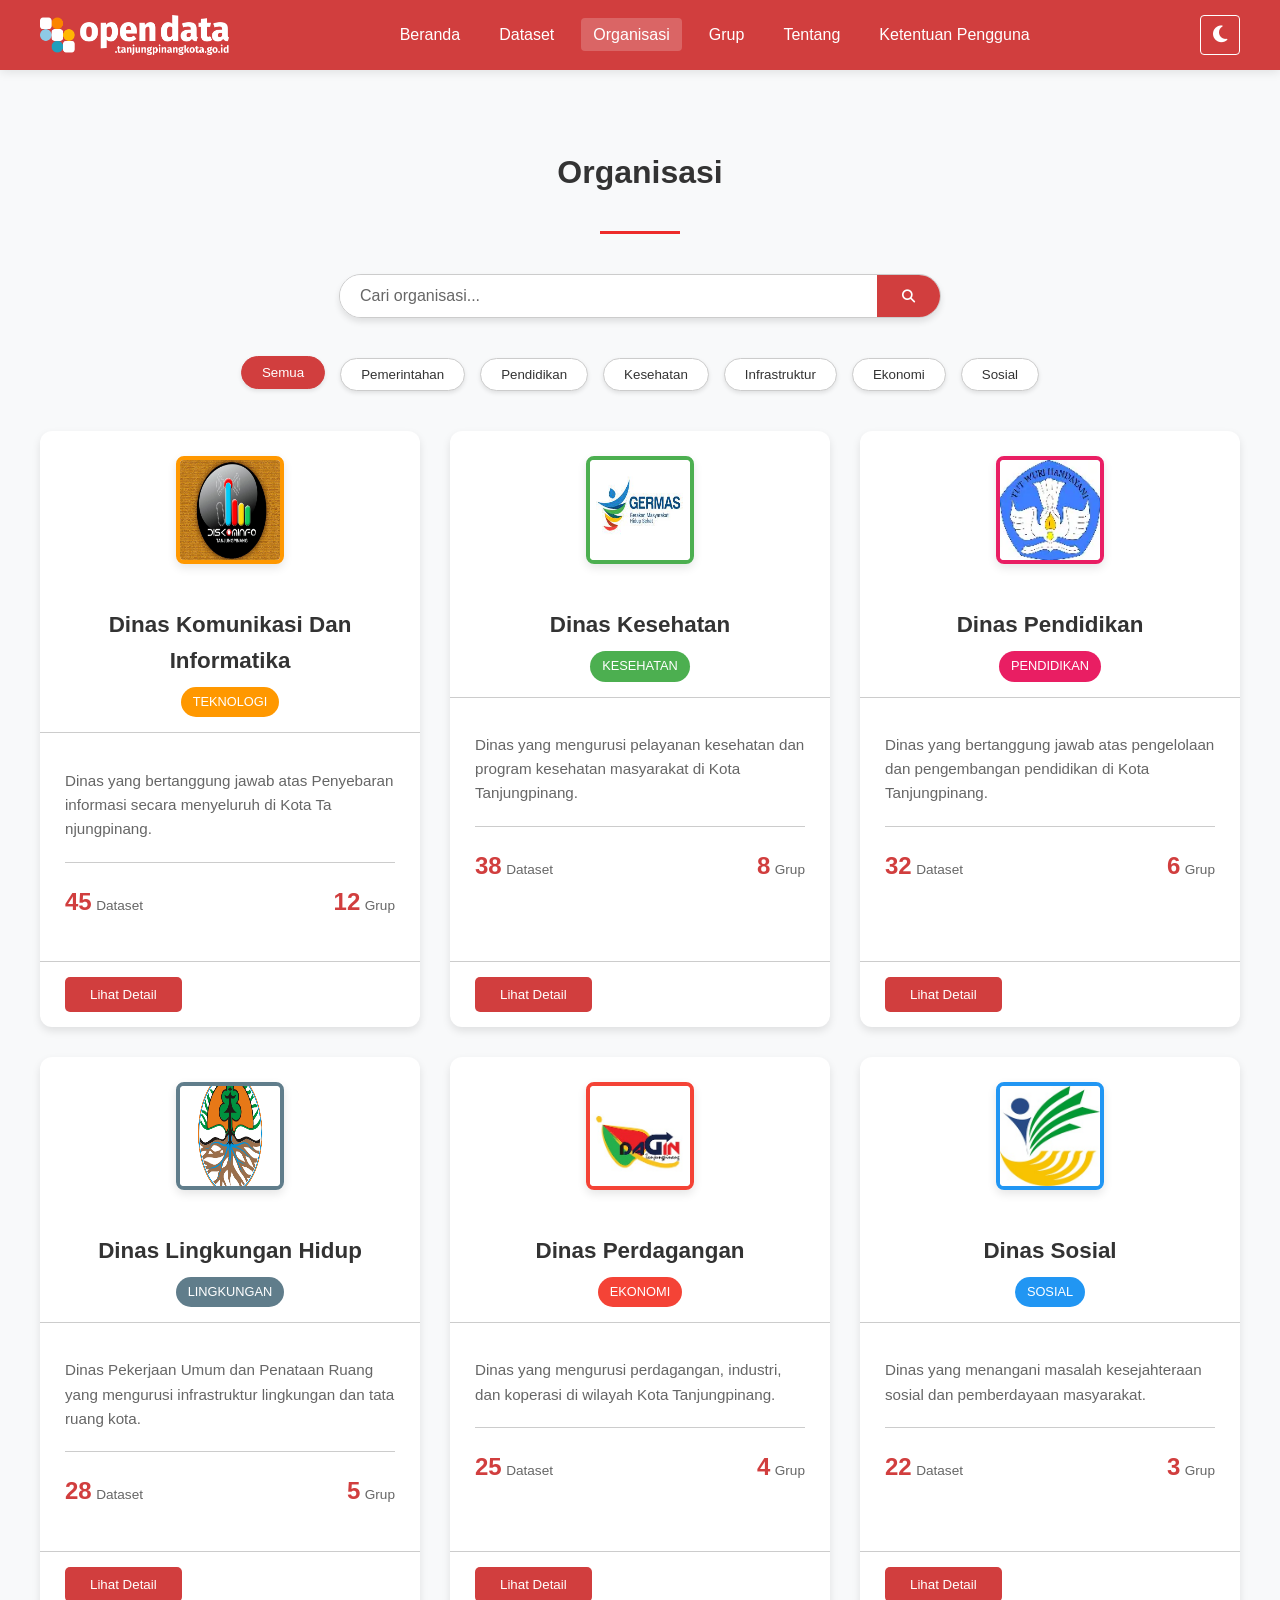
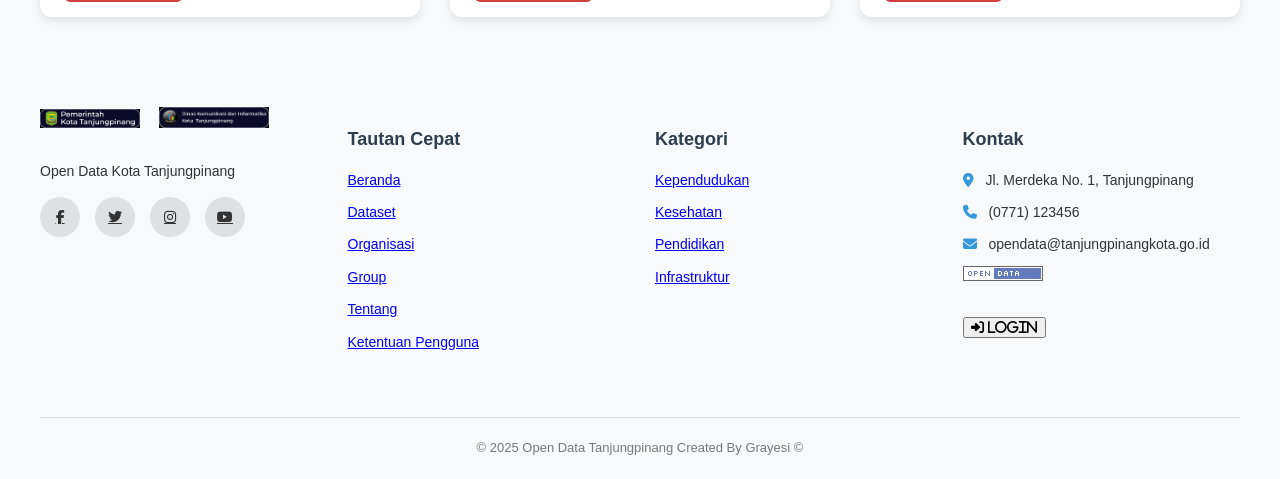
<file: Menu Navbar/organisasi.html>
<!DOCTYPE html>
<html lang="id">
<head>
    <meta charset="UTF-8">
    <meta name="viewport" content="width=device-width, initial-scale=1.0">
    <title>Organisasi - Open Data Tanjungpinang</title>
    <link rel="stylesheet" href="https://cdnjs.cloudflare.com/ajax/libs/font-awesome/6.4.0/css/all.min.css">
    <link rel="stylesheet"href="../Menu Navbar/css/organisasi.css">
</head>
<body>
    <header>
        <nav>
            <div class="logo">
                <img src="../images/opendata tg.png" alt="Open Data Logo">
            </div>
            <button class="mobile-menu-btn" id="mobileMenuBtn">
                <i class="fas fa-bars"></i>
            </button>
            <ul id="mainMenu">
                <li><a href="../index.html">Beranda</a></li>
                <li><a href="./dataset.html">Dataset</a></li>
                <li><a href="./organisasi.html" class="active">Organisasi</a></li>
                <li><a href="./grup.html">Grup</a></li>
                <li><a href="./tentang.html">Tentang</a></li>
                <li><a href="./ketentuan pengguna.html">Ketentuan Pengguna</a></li>
            </ul>
            <div class="mode-toggle">
                <button id="darkModeBtn" class="icon-toggle" aria-label="Toggle Dark Mode">
                    <i class="fas fa-moon"></i>
                </button>
            </div>
        </nav>
    </header>

    <main>
        <div class="container">
            <section class="orgs-section">
                <div class="section-title">
                    <h2>Organisasi</h2>
                </div>

                <div class="org-search-container">
                    <input type="text" placeholder="Cari organisasi...">
                    <button><i class="fas fa-search"></i></button>
                </div>

                <div class="categories-filter">
                    <button class="category-btn active">Semua</button>
                    <button class="category-btn">Pemerintahan</button>
                    <button class="category-btn">Pendidikan</button>
                    <button class="category-btn">Kesehatan</button>
                    <button class="category-btn">Infrastruktur</button>
                    <button class="category-btn">Ekonomi</button>
                    <button class="category-btn">Sosial</button>
                </div>

                <div class="orgs-grid">
                    <div class="org-card government">
                        <div class="org-header">
                            <img src="../images/diskominfo.jpg" class="org-image">
                            <h3 class="org-name">Dinas Komunikasi Dan Informatika</h3>
                            <span class="org-category">TEKNOLOGI</span>
                        </div>
                        <div class="org-body">
                            <p class="org-description">Dinas yang bertanggung jawab atas Penyebaran informasi secara menyeluruh di Kota Ta    njungpinang.</p>
                            <div class="org-stats">
                                <div class="stat-item">
                                    <span class="count">45</span>
                                    <span class="label">Dataset</span>
                                </div>
                                <div class="stat-item">
                                    <span class="count">12</span>
                                    <span class="label">Grup</span>
                                </div>
                            </div>
                        </div>
                        <div class="org-footer">
                            <button class="view-btn">Lihat Detail</button>
                        </div>
                    </div>

                    <div class="org-card education">
                        <div class="org-header">
                            <!-- PERUBAHAN: Link gambar diubah dengan path yang jelas -->
                            <img src="../images/dinkes.jpg" alt="Dinas Kesehatan" class="org-image">
                            <h3 class="org-name">Dinas Kesehatan</h3>
                            <span class="org-category">Kesehatan</span>
                        </div>
                        <div class="org-body">
                            <p class="org-description">Dinas yang mengurusi pelayanan kesehatan dan program kesehatan masyarakat di Kota Tanjungpinang.</p>
                            <div class="org-stats">
                                <div class="stat-item">
                                    <span class="count">38</span>
                                    <span class="label">Dataset</span>
                                </div>
                                <div class="stat-item">
                                    <span class="count">8</span>
                                    <span class="label">Grup</span>
                                </div>
                            </div>
                        </div>
                        <div class="org-footer">
                            <button class="view-btn">Lihat Detail</button>
                        </div>
                    </div>
                    
                    <div class="org-card health">
                        <div class="org-header">
                            <!-- PERUBAHAN: Link gambar diubah dengan path yang jelas -->
                            <img src="../images/dinpen" alt="Dinas Kesehatan" class="org-image">
                            <h3 class="org-name">Dinas Pendidikan</h3>
                            <span class="org-category">Pendidikan</span>
                        </div>
                        <div class="org-body">
                            <p class="org-description">Dinas yang bertanggung jawab atas pengelolaan dan pengembangan pendidikan di Kota Tanjungpinang.</p>
                            <div class="org-stats">
                                <div class="stat-item">
                                    <span class="count">32</span>
                                    <span class="label">Dataset</span>
                                </div>
                                <div class="stat-item">
                                    <span class="count">6</span>
                                    <span class="label">Grup</span>
                                </div>
                            </div>
                        </div>
                        <div class="org-footer">
                            <button class="view-btn">Lihat Detail</button>
                        </div>
                    </div>

                    <div class="org-card infrastructure">
                        <div class="org-header">
                            <!-- PERUBAHAN: Link gambar diubah dengan path yang jelas -->
                            <img src="../images/dinas lingkungan.jpg" alt="Dinas Lingkungan" class="org-image">
                            <h3 class="org-name">Dinas Lingkungan Hidup</h3>
                            <span class="org-category">LINGKUNGAN</span>
                        </div>
                        <div class="org-body">
                            <p class="org-description">Dinas Pekerjaan Umum dan Penataan Ruang yang mengurusi infrastruktur lingkungan dan tata ruang kota.</p>
                            <div class="org-stats">
                                <div class="stat-item">
                                    <span class="count">28</span>
                                    <span class="label">Dataset</span>
                                </div>
                                <div class="stat-item">
                                    <span class="count">5</span>
                                    <span class="label">Grup</span>
                                </div>
                            </div>
                        </div>
                        <div class="org-footer">
                            <button class="view-btn">Lihat Detail</button>
                        </div>
                    </div>

                    <div class="org-card economic">
                        <div class="org-header">
                            <!-- PERUBAHAN: Link gambar diubah dengan path yang jelas -->
                            <img src="../images/perdagangan.jpg" class="org-image">
                            <h3 class="org-name">Dinas Perdagangan</h3>
                            <span class="org-category">Ekonomi</span>
                        </div>
                        <div class="org-body">
                            <p class="org-description">Dinas yang mengurusi perdagangan, industri, dan koperasi di wilayah Kota Tanjungpinang.</p>
                            <div class="org-stats">
                                <div class="stat-item">
                                    <span class="count">25</span>
                                    <span class="label">Dataset</span>
                                </div>
                                <div class="stat-item">
                                    <span class="count">4</span>
                                    <span class="label">Grup</span>
                                </div>
                            </div>
                        </div>
                        <div class="org-footer">
                            <button class="view-btn">Lihat Detail</button>
                        </div>
                    </div>

                    <div class="org-card social">
                        <div class="org-header">
                            <!-- PERUBAHAN: Link gambar diubah dengan path yang jelas -->
                            <img src="../images/sosial.jpg" alt="Dinas Sosial" class="org-image">
                            <h3 class="org-name">Dinas Sosial</h3>
                            <span class="org-category">Sosial</span>
                        </div>
                        <div class="org-body">
                            <p class="org-description">Dinas yang menangani masalah kesejahteraan sosial dan pemberdayaan masyarakat.</p>
                            <div class="org-stats">
                                <div class="stat-item">
                                    <span class="count">22</span>
                                    <span class="label">Dataset</span>
                                </div>
                                <div class="stat-item">
                                    <span class="count">3</span>
                                    <span class="label">Grup</span>
                                </div>
                            </div>
                        </div>
                        <div class="org-footer">
                            <button class="view-btn">Lihat Detail</button>
                        </div>
                    </div>
                </div>
            </section>
        </div>
    </main>

    <footer>
        <div class="container">
            <div class="footer-content">
                <div class="footer-col">
                    <!-- PERUBAHAN: Link gambar footer diubah dengan path yang jelas -->
                    <img src="../images/logo pemkot.jpg" alt="Logo Pemerintah Kota Tanjungpinang">
                    <img src="..//images/logo diskominfo.jpg" alt="Logo Diskominfo Tanjungpinang">
                    <p>Open Data Kota Tanjungpinang</p>
                    <div class="social-links">
                        <a href="#"><i class="fab fa-facebook-f"></i></a>
                        <a href="#"><i class="fab fa-twitter"></i></a>
                        <a href="#"><i class="fab fa-instagram"></i></a>
                        <a href="#"><i class="fab fa-youtube"></i></a>
                    </div>
                </div>
                <div class="footer-col">
                    <h3>Tautan Cepat</h3>
                    <ul>
                        <li><a href="../index.html">Beranda</a></li>
                        <li><a href="dataset.html">Dataset</a></li>
                        <li><a href="organisasi.html" class="active">Organisasi</a></li>
                        <li><a href="grup.html">Group</a></li>
                        <li><a href="tentang.html">Tentang</a></li>
                        <li><a href="ketentuan pengguna.html">Ketentuan Pengguna</a></li>
                    </ul>
                </div>
                <div class="footer-col">
                    <h3>Kategori</h3>
                    <ul>
                        <li><a href="./dataset.html">Kependudukan</a></li>
                        <li><a href="./dataset.html">Kesehatan</a></li>
                        <li><a href="./dataset.html">Pendidikan</a></li>
                        <li><a href="./dataset.html">Infrastruktur</a></li>
                    </ul>
                </div>
                <div class="footer-col">
                    <h3>Kontak</h3>
                    <ul>
                        <li><i class="fas fa-map-marker-alt"></i> Jl. Merdeka No. 1, Tanjungpinang</li>
                        <li><i class="fas fa-phone"></i> (0771) 123456</li>
                        <li><i class="fas fa-envelope"></i> opendata@tanjungpinangkota.go.id</li>
                        <img src="../images/open data file.png" alt="Logo Diskominfo Tanjungpinang">
                    </ul>
                    <ul>
                         <button class a href="login.html" class="footer-login-btn"><i class="fas fa-sign-in-alt"> Login</i>
                    </ul>
                </div>
            </div>
            <div class="copyright">
                &copy; 2025 Open Data Tanjungpinang Created By Grayesi &copy;
            </div>
        </div>
    </footer>
    
    <script>
        document.addEventListener('DOMContentLoaded', function() {
            // --- Logika Mode Malam ---
            const body = document.body;
            const darkModeBtn = document.getElementById('darkModeBtn');

            function toggleDarkMode() {
                body.classList.toggle('dark-mode');
                const isDarkMode = body.classList.contains('dark-mode');
                localStorage.setItem('darkMode', isDarkMode);
                darkModeBtn.classList.toggle('active', isDarkMode);
                
                // Ganti ikon mode gelap/terang
                if (isDarkMode) {
                    darkModeBtn.innerHTML = '<i class="fas fa-sun"></i>';
                } else {
                    darkModeBtn.innerHTML = '<i class="fas fa-moon"></i>';
                }
            }

            darkModeBtn.addEventListener('click', toggleDarkMode);

            function loadUserPreferences() {
                const isDarkMode = localStorage.getItem('darkMode') === 'true';
                
                if (isDarkMode) {
                    body.classList.add('dark-mode');
                    darkModeBtn.classList.add('active');
                    darkModeBtn.innerHTML = '<i class="fas fa-sun"></i>';
                }
            }

            // --- Akhir Logika Mode Malam ---

            // Mobile menu toggle
            const mobileMenuBtn = document.getElementById('mobileMenuBtn');
            const mainMenu = document.getElementById('mainMenu');

            mobileMenuBtn.addEventListener('click', function() {
                mainMenu.classList.toggle('active');
                this.innerHTML = mainMenu.classList.contains('active') ?
                    '<i class="fas fa-times"></i>' : '<i class="fas fa-bars"></i>';
            });

            // Filter kategori
            const categoryButtons = document.querySelectorAll('.category-btn');
            const orgCards = document.querySelectorAll('.org-card');
            
            categoryButtons.forEach(button => {
                button.addEventListener('click', () => {
                    // Hapus kelas aktif dari semua tombol
                    categoryButtons.forEach(btn => btn.classList.remove('active'));
                    // Tambahkan kelas aktif ke tombol yang diklik
                    button.classList.add('active');
                    
                    const filter = button.textContent.trim();
                    
                    if (filter === 'Semua') {
                        orgCards.forEach(card => {
                            card.style.display = 'flex';
                        });
                    } else {
                        orgCards.forEach(card => {
                            if (card.classList.contains(filter.toLowerCase())) {
                                card.style.display = 'flex';
                            } else {
                                card.style.display = 'none';
                            }
                        });
                    }
                });
            });

            // Initialize the app
            function initApp() {
                loadUserPreferences();
            }
            
            initApp();
        });
    </script>
</body>
</html>
</file>
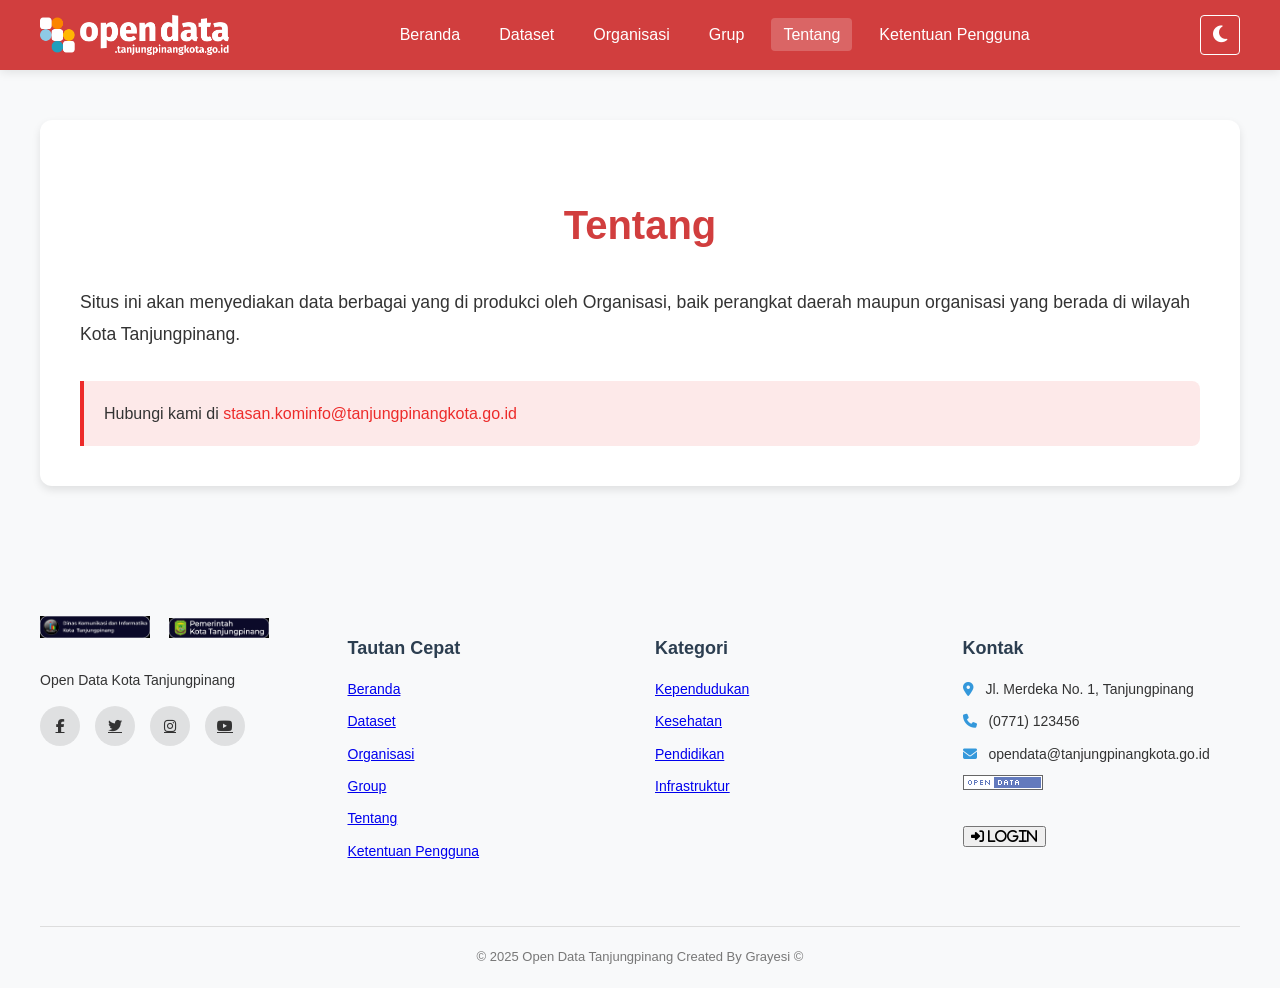
<file: Menu Navbar/tentang.html>
<!DOCTYPE html>
<html lang="id">
<head>
    <meta charset="UTF-8">
    <meta name="viewport" content="width=device-width, initial-scale=1.0">
    <title>Tentang - Open Data Tanjungpinang</title>
    <link rel="stylesheet" href="https://cdnjs.cloudflare.com/ajax/libs/font-awesome/6.4.0/css/all.min.css">
    <link rel="stylesheet"href="../Menu Navbar/css/tentang.css">
</head>
<body>
    <header>
        <nav>
            <div class="logo">
                <img src="../images/opendata tg.png" alt="Open Data Logo">
            </div>
            <button class="mobile-menu-btn" id="mobileMenuBtn">
                <i class="fas fa-bars"></i>
            </button>
            <ul id="mainMenu">
                <li><a href="../index.html">Beranda</a></li>
                <li><a href="dataset.html">Dataset</a></li>
                <li><a href="organisasi.html">Organisasi</a></li>
                <li><a href="grup.html">Grup</a></li>
                <li><a href="tentang.html" class="active">Tentang</a></li>
                <li><a href="ketentuan pengguna.html">Ketentuan Pengguna</a></li>
            </ul>
            <div class="mode-toggle">
                <button id="darkModeBtn" class="icon-toggle" aria-label="Toggle Dark Mode">
                    <i class="fas fa-moon"></i>
                </button>
            </div>
        </nav>
    </header>

    <main>
        <section class="about-section">
            <div class="container">
                <div class="about-content">
                    <div class="about-header">
                        <h1>Tentang</h1>
                    </div>
                    <div class="about-text">
                        <p>Situs ini akan menyediakan data berbagai yang di produkci oleh Organisasi, baik perangkat daerah maupun organisasi yang berada di wilayah Kota Tanjungpinang.</p>
                    </div>
                    <div class="contact-info">
                        <p>Hubungi kami di <a href="stasan.kominfo@tanjungpinangkota.go.id">stasan.kominfo@tanjungpinangkota.go.id</a></p>
                    </div>
                </div>
            </div>
        </section>
    </main>

    <footer>
        <div class="container">
            <div class="footer-content">
                <div class="footer-col">
                    <img src="../images/logo diskominfo.jpg" alt="Logo Pemerintah Kota Tanjungpinang">
                    <img src="../images/logo pemkot.jpg" alt="Logo Diskominfo Tanjungpinang">
                    <p>Open Data Kota Tanjungpinang</p>
                    <div class="social-links">
                        <a href="#"><i class="fab fa-facebook-f"></i></a>
                        <a href="#"><i class="fab fa-twitter"></i></a>
                        <a href="#"><i class="fab fa-instagram"></i></a>
                        <a href="#"><i class="fab fa-youtube"></i></a>
                    </div>
                </div>
                <div class="footer-col">
                    <h3>Tautan Cepat</h3>
                    <ul>
                        <li><a href="index.html">Beranda</a></li>
                        <li><a href="dataset.html">Dataset</a></li>
                        <li><a href="organisasi.html">Organisasi</a></li>
                        <li><a href="grup.html">Group</a></li>
                        <li><a href="tentang.html">Tentang</a></li>
                        <li><a href="ketentuan-pengguna.html">Ketentuan Pengguna</a></li>
                    </ul>
                </div>
                <div class="footer-col">
                    <h3>Kategori</h3>
                    <ul>
                        <li><a href="./dataset.html">Kependudukan</a></li>
                        <li><a href="./dataset.html">Kesehatan</a></li>
                        <li><a href="./dataset.html">Pendidikan</a></li>
                        <li><a href="./dataset.html">Infrastruktur</a></li>
                    </ul>
                </div>
                <div class="footer-col">
                    <h3>Kontak</h3>
                    <ul>
                        <li><i class="fas fa-map-marker-alt"></i> Jl. Merdeka No. 1, Tanjungpinang</li>
                        <li><i class="fas fa-phone"></i> (0771) 123456</li>
                        <li><i class="fas fa-envelope"></i> opendata@tanjungpinangkota.go.id</li>
                        <img src="../images/open data file.png" alt="Logo Diskominfo Tanjungpinang">
                    </ul>
                    <ul>
                         <button class a href="login.html" class="footer-login-btn"><i class="fas fa-sign-in-alt"> Login</i>
                    </ul>
                </div>
            </div>
            <div class="copyright">
                &copy; 2025 Open Data Tanjungpinang Created By Grayesi &copy;
            </div>
        </div>
    </footer>
    
    <script>
        // JavaScript untuk interaktivitas
        document.addEventListener('DOMContentLoaded', function() {
            // Toggle menu mobile
            const mobileMenuBtn = document.getElementById('mobileMenuBtn');
            const mainMenu = document.getElementById('mainMenu');
            
            mobileMenuBtn.addEventListener('click', () => {
                mainMenu.classList.toggle('active');
                // Perbaikan: Periksa apakah menu aktif dan ubah ikon sesuai
                const isActive = mainMenu.classList.contains('active');
                mobileMenuBtn.innerHTML = isActive ? 
                    '<i class="fas fa-times"></i>' : '<i class="fas fa-bars"></i>';
            });
            
            // Dark mode toggle
            const darkModeBtn = document.getElementById('darkModeBtn');
            const body = document.body;
            
            // Fungsi untuk mengubah mode gelap/terang
            function toggleDarkMode() {
                body.classList.toggle('dark-mode');
                const isDarkMode = body.classList.contains('dark-mode');
                localStorage.setItem('darkMode', isDarkMode);
                darkModeBtn.classList.toggle('active', isDarkMode);
                
                // Ganti ikon mode gelap/terang
                darkModeBtn.innerHTML = isDarkMode ? 
                    '<i class="fas fa-sun"></i>' : '<i class="fas fa-moon"></i>';
            }

            // Event listener untuk tombol dark mode
            if (darkModeBtn) {
                darkModeBtn.addEventListener('click', toggleDarkMode);
            }

            // Fungsi untuk memuat preferensi pengguna
            function loadUserPreferences() {
                const isDarkMode = localStorage.getItem('darkMode') === 'true';
                
                if (isDarkMode) {
                    body.classList.add('dark-mode');
                    darkModeBtn.classList.add('active');
                    darkModeBtn.innerHTML = '<i class="fas fa-sun"></i>';
                }
            }
            
            // Inisialisasi aplikasi
            function initApp() {
                loadUserPreferences();
                
                // Tutup menu mobile saat mengklik di luar menu
                document.addEventListener('click', (e) => {
                    const isMenuButton = e.target.closest('#mobileMenuBtn');
                    const isInsideMenu = e.target.closest('#mainMenu');
                    
                    if (!isMenuButton && !isInsideMenu && mainMenu.classList.contains('active')) {
                        mainMenu.classList.remove('active');
                        mobileMenuBtn.innerHTML = '<i class="fas fa-bars"></i>';
                    }
                });
            }
            
            // Jalankan inisialisasi
            initApp();
        });
    </script>
</body>
</html>
</file>
<file: Menu Navbar/css/grup.css>
:root {
            --primary: #d13e3e;
            --secondary: #CD1818;
            --accent: #ED2B2A;
            --light: #e7776f;
            --dark: #343a30;
            --success: #28a745;
            --bg-body: #f8f9fa;
            --bg-card: white;
            --text-color: #333;
            --text-muted: #666;
            --header-bg: var(--primary);
            --header-text: white;
            --input-bg: white;
            --input-border: #ccc;
        }

        body.dark-mode {
            --primary: #e7776f;
            --secondary: #e7776f;
            --accent: #ec6b5a;
            --light: #34495e;
            --dark: #ecf0f1;
            --success: #cc4e2e;
            --bg-body: #1e2a38;
            --bg-card: #2c3e50;
            --text-color: #f8f9fa;
            --text-muted: #b0bec5;
            --header-bg: #1e2a38;
            --header-text: #f8f9fa;
            --input-bg: #34495e;
            --input-border: #4a647a;
        }

        body {
            margin: 0;
            font-family: 'Segoe UI', Arial, sans-serif;
            background-color: var(--bg-body);
            color: var(--text-color);
            line-height: 1.6;
            transition: background-color 0.5s, color 0.5s;
        }

        /* Header Styles */
        header {
            background-color: var(--header-bg);
            color: var(--header-text);
            padding: 15px 0;
            position: sticky;
            top: 0;
            z-index: 1000;
            box-shadow: 0 2px 10px rgba(0,0,0,0.1);
            transition: background-color 0.5s, color 0.5s;
        }

        nav {
            display: flex;
            justify-content: space-between;
            align-items: center;
            max-width: 1200px;
            margin: 0 auto;
            padding: 0 20px;
        }

        .logo {
            display: flex;
            align-items: center;
            gap: 10px;
        }

        .logo img {
            height: 40px;
            transition: transform 0.3s;
        }

        .logo:hover img {
            transform: scale(1.05);
        }

        .logo-text {
            font-weight: bold;
            font-size: 1.2rem;
        }

        nav ul {
            list-style: none;
            margin: 0;
            padding: 0;
            display: flex;
            gap: 15px;
        }

        nav ul li a {
            color: var(--header-text);
            text-decoration: none;
            font-weight: 500;
            padding: 8px 12px;
            border-radius: 4px;
            transition: background-color 0.3s;
        }

        nav ul li a:hover, nav ul li a.active {
            background-color: rgba(255,255,255,0.2);
        }

        .mode-toggle {
            display: flex;
            gap: 10px;
            align-items: center;
        }

        .mode-toggle .icon-toggle {
            background: none;
            border: 1px solid var(--header-text);
            color: var(--header-text);
            width: 40px;
            height: 40px;
            border-radius: 4px;
            cursor: pointer;
            transition: background-color 0.3s, color 0.3s, border-color 0.3s;
            font-size: 1.2rem;
            display: flex;
            justify-content: center;
            align-items: center;
            box-sizing: border-box;
        }

        .mode-toggle .icon-toggle:hover {
            background-color: var(--header-text);
            color: var(--header-bg);
        }

        .mode-toggle .icon-toggle.active {
            background-color: var(--accent);
            border-color: var(--accent);
            color: white;
        }

        .mobile-menu-btn {
            display: none;
            background: none;
            border: none;
            color: var(--header-text);
            font-size: 1.5rem;
            cursor: pointer;
        }

        /* Main Content Styles */
        main {
            flex: 1;
            padding: 50px 0;
        }

        .container {
            max-width: 1200px;
            margin: 0 auto;
            padding: 0 20px;
        }

        .section-title {
            text-align: center;
            margin-bottom: 40px;
            position: relative;
        }

        .section-title h2 {
            font-size: 2rem;
            color: var(--text-color);
            display: inline-block;
            padding-bottom: 10px;
        }

        .section-title h2::after {
            content: '';
            position: absolute;
            bottom: 0;
            left: 50%;
            transform: translateX(-50%);
            width: 80px;
            height: 3px;
            background-color: var(--accent);
        }

        /* Pencarian dan Filter Grup */
        .group-search-container {
            max-width: 600px;
            margin: 0 auto 40px;
            display: flex;
            border-radius: 50px;
            overflow: hidden;
            box-shadow: 0 4px 6px rgba(0, 0, 0, 0.1);
            border: 1px solid var(--input-border);
            transition: background-color 0.5s, border-color 0.5s;
        }

        .group-search-container input {
            flex: 1;
            padding: 12px 20px;
            border: none;
            font-size: 1rem;
            outline: none;
            background: var(--input-bg);
            color: var(--text-color);
        }

        .group-search-container input::placeholder {
            color: var(--text-muted);
        }

        .group-search-container button {
            padding: 0 25px;
            border: none;
            background-color: var(--primary);
            color: white;
            cursor: pointer;
            transition: background-color 0.3s;
        }

        .group-search-container button:hover {
            background-color: var(--secondary);
        }

        .categories-filter {
            display: flex;
            flex-wrap: wrap;
            justify-content: center;
            gap: 15px;
            margin-bottom: 40px;
        }

        .category-btn {
            padding: 8px 20px;
            border: 1px solid var(--input-border);
            border-radius: 30px;
            background-color: var(--bg-card);
            color: var(--text-color);
            cursor: pointer;
            transition: all 0.3s;
            box-shadow: 0 2px 4px rgba(0,0,0,0.1);
            font-weight: 500;
        }

        .category-btn:hover, .category-btn.active {
            background-color: var(--primary);
            color: white;
            transform: translateY(-2px);
            border-color: var(--primary);
        }

        /* Grid Grup */
        .groups-grid {
            display: grid;
            grid-template-columns: repeat(auto-fill, minmax(300px, 1fr));
            gap: 30px;
        }

        .group-card {
            background-color: var(--bg-card);
            border-radius: 12px;
            box-shadow: 0 4px 8px rgba(0,0,0,0.1);
            overflow: hidden;
            transition: transform 0.3s, box-shadow 0.3s, background-color 0.5s;
            display: flex;
            flex-direction: column;
        }

        .group-card:hover {
            transform: translateY(-8px);
            box-shadow: 0 8px 25px rgba(0,0,0,0.15);
        }

        .group-header {
            padding: 25px 25px 15px;
            text-align: center;
            border-bottom: 1px solid var(--input-border);
        }

        .group-image {
            width: 100px;
            height: 100px;
            border-radius: 50%;
            object-fit: cover;
            margin: 0 auto 15px;
            border: 4px solid #fff;
            box-shadow: 0 4px 10px rgba(0,0,0,0.1);
        }

        /* Warna untuk kategori */
        .economy .group-image { border-color: #F44336; }
        .social .group-image { border-color: #2196F3; }
        .education .group-image { border-color: #4CAF50; }
        .tpid .group-image { border-color: #9C27B0; }
        .government .group-image { border-color: #FF9800; }
        .health .group-image { border-color: #E91E63; }
        .infrastructure .group-image { border-color: #607D8B; }
        .population .group-image { border-color: #795548; }

        .group-name {
            font-size: 1.4rem;
            font-weight: 600;
            color: var(--text-color);
            margin-bottom: 8px;
        }

        .group-category {
            display: inline-block;
            padding: 5px 12px;
            border-radius: 20px;
            font-size: 0.8rem;
            font-weight: 500;
            color: white;
            text-transform: uppercase;
        }

        .economy .group-category { background-color: #F44336; }
        .social .group-category { background-color: #2196F3; }
        .education .group-category { background-color: #4CAF50; }
        .tpid .group-category { background-color: #9C27B0; }
        .government .group-category { background-color: #FF9800; }
        .health .group-category { background-color: #E91E63; }
        .infrastructure .group-category { background-color: #607D8B; }
        .population .group-category { background-color: #795548; }

        .group-body {
            padding: 20px 25px;
            flex-grow: 1;
        }

        .group-description {
            font-size: 0.95rem;
            color: var(--text-muted);
            line-height: 1.6;
            margin-bottom: 20px;
        }
        
        .group-stats {
            display: flex;
            justify-content: space-between;
            margin-bottom: 20px;
            border-top: 1px solid var(--input-border);
            padding-top: 20px;
        }

        .stat-item {
            text-align: center;
        }

        .stat-item .count {
            font-size: 1.5rem;
            font-weight: bold;
            color: var(--primary);
        }

        .stat-item .label {
            font-size: 0.85rem;
            color: var(--text-muted);
        }
        
        .group-footer {
            padding: 15px 25px;
            border-top: 1px solid var(--input-border);
            display: flex;
            justify-content: space-between;
            align-items: center;
        }

        .join-btn {
            padding: 10px 25px;
            border: none;
            border-radius: 5px;
            background-color: var(--primary);
            color: white;
            cursor: pointer;
            transition: background-color 0.3s, transform 0.2s;
            font-weight: 500;
        }

        .join-btn:hover {
            background-color: var(--secondary);
            transform: translateY(-2px);
        }

        /* Footer Styles */
        footer {
            background-color: #f8f9fa;
            padding: 40px 0 20px;
            color: #333;
            font-size: 14px;
            transition: background-color 0.5s, color 0.5s;
        }

        body.dark-mode footer {
            background-color: var(--header-bg);
            color: var(--dark);
        }

        .footer-content {
            display: flex;
            flex-wrap: wrap;
            justify-content: space-between;
            gap: 30px;
        }

        .footer-col {
            flex: 1;
            min-width: 200px;
            margin-bottom: 20px;
        }

        .footer-col img {
            max-width: 120px;
            height: auto;
            margin-right: 15px;
            margin-bottom: 15px;
            object-fit: contain;
        }

        .footer-col img[src*="logo pemkot"] {
            max-width: 100px;
        }

        .footer-col img[src*="logo diskominfo"] {
            max-width: 110px;
        }

        .footer-col p {
            margin: 10px 0;
            line-height: 1.6;
            color: inherit;
        }

        body.dark-mode .footer-col p {
            color: var(--dark);
        }

        .social-links {
            display: flex;
            gap: 15px;
            margin-top: 15px;
        }

        .social-links a {
            display: flex;
            align-items: center;
            justify-content: center;
            width: 40px;
            height: 40px;
            background-color: rgba(0,0,0,0.1);
            border-radius: 50%;
            color: #333;
            transition: all 0.3s;
        }

        body.dark-mode .social-links a {
            background-color: rgba(255,255,255,0.1);
            color: var(--dark);
        }

        .social-links a:hover {
            background-color: var(--accent);
            color: white;
        }

        .footer-col h3 {
            font-size: 18px;
            margin-bottom: 15px;
            color: #2c3e50;
        }

        body.dark-mode .footer-col h3 {
            color: var(--dark);
        }

        .footer-col ul {
            list-style: none;
            padding: 0;
        }

        .footer-col ul li {
            margin-bottom: 10px;
            color: inherit;
        }

        body.dark-mode .footer-col ul li {
            color: var(--dark);
        }

        .footer-col ul li i {
            margin-right: 8px;
            color: #3498db;
        }

        body.dark-mode .footer-col ul li i {
            color: var(--accent);
        }

        .copyright {
            text-align: center;
            margin-top: 30px;
            padding-top: 20px;
            border-top: 1px solid #ddd;
            font-size: 13px;
            color: #777;
        }

        body.dark-mode .copyright {
            color: var(--dark);
            border-top-color: rgba(255,255,255,0.1);
        }

        /* Responsive adjustments */
        @media (max-width: 768px) {
            .footer-col {
                flex: 100%;
            }
            
            .footer-col img {
                max-width: 90px;
            }
            
            nav ul {
                position: fixed;
                top: 70px;
                left: 0;
                width: 100%;
                background-color: var(--header-bg);
                flex-direction: column;
                align-items: center;
                padding: 20px 0;
                gap: 15px;
                transform: translateY(-150%);
                transition: transform 0.3s ease, background-color 0.5s;
                z-index: 999;
            }

            nav ul.active {
                transform: translateY(0);
            }

            .mobile-menu-btn {
                display: block;
            }

            .categories-filter {
                overflow-x: auto;
                justify-content: flex-start;
                padding-bottom: 10px;
            }
            
            .group-image {
                width: 80px;
                height: 80px;
            }
        }
</file>
<file: Menu Navbar/css/ketentuan penggunaan.css>
/* Variabel CSS untuk tema */
        :root {
            --primary: #d13e3e;
            --secondary: #CD1818;
            --accent: #ED2B2A;
            --light: #e7776f;
            --dark: #343a30;
            --success: #28a745;
            --bg-body: #f8f9fa;
            --bg-card: white;
            --text-color: #333;
            --text-muted: #666;
            --header-bg: var(--primary);
            --header-text: white;
            --input-bg: white;
            --input-border: #ccc;
        }

        body.dark-mode {
            --primary: #e7776f;
            --secondary: #e7776f;
            --accent: #ec6b5a;
            --light: #34495e;
            --dark: #ecf0f1;
            --success: #cc4e2e;
            --bg-body: #1e2a38;
            --bg-card: #2c3e50;
            --text-color: #f8f9fa;
            --text-muted: #b0bec5;
            --header-bg: #1e2a38;
            --header-text: #f8f9fa;
            --input-bg: #34495e;
            --input-border: #4a647a;
        }

        body {
            margin: 0;
            font-family: 'Segoe UI', Arial, sans-serif;
            background-color: var(--bg-body);
            color: var(--text-color);
            line-height: 1.6;
            transition: background-color 0.5s, color 0.5s;
        }

        /* Header Styles */
        header {
            background-color: var(--header-bg);
            color: var(--header-text);
            padding: 15px 0;
            position: sticky;
            top: 0;
            z-index: 1000;
            box-shadow: 0 2px 10px rgba(0,0,0,0.1);
            transition: background-color 0.5s, color 0.5s;
        }

        nav {
            display: flex;
            justify-content: space-between;
            align-items: center;
            max-width: 1200px;
            margin: 0 auto;
            padding: 0 20px;
        }

        .logo {
            display: flex;
            align-items: center;
            gap: 10px;
        }

        .logo img {
            height: 40px;
            transition: transform 0.3s;
        }

        .logo:hover img {
            transform: scale(1.05);
        }

        .logo-text {
            font-weight: bold;
            font-size: 1.2rem;
        }

        nav ul {
            list-style: none;
            margin: 0;
            padding: 0;
            display: flex;
            gap: 15px;
        }

        nav ul li a {
            color: var(--header-text);
            text-decoration: none;
            font-weight: 500;
            padding: 8px 12px;
            border-radius: 4px;
            transition: background-color 0.3s;
        }

        nav ul li a:hover, nav ul li a.active {
            background-color: rgba(255,255,255,0.2);
        }

        .mode-toggle {
            display: flex;
            gap: 10px;
            align-items: center;
        }

        .mode-toggle .icon-toggle {
            background: none;
            border: 1px solid var(--header-text);
            color: var(--header-text);
            width: 40px;
            height: 40px;
            border-radius: 4px;
            cursor: pointer;
            transition: background-color 0.3s, color 0.3s, border-color 0.3s;
            font-size: 1.2rem;
            display: flex;
            justify-content: center;
            align-items: center;
            box-sizing: border-box;
        }

        .mode-toggle .icon-toggle:hover {
            background-color: var(--header-text);
            color: var(--header-bg);
        }

        .mode-toggle .icon-toggle.active {
            background-color: var(--accent);
            border-color: var(--accent);
            color: white;
        }

        .mobile-menu-btn {
            display: none;
            background: none;
            border: none;
            color: var(--header-text);
            font-size: 1.5rem;
            cursor: pointer;
        }

        /* Main Content Styles */
        main {
            flex: 1;
            padding: 50px 0;
        }

        .container {
            max-width: 1200px;
            margin: 0 auto;
            padding: 0 20px;
        }

        .section-title {
            text-align: center;
            margin-bottom: 40px;
            position: relative;
        }

        .section-title h2 {
            font-size: 2rem;
            color: var(--text-color);
            display: inline-block;
            padding-bottom: 10px;
        }

        .section-title h2::after {
            content: '';
            position: absolute;
            bottom: 0;
            left: 50%;
            transform: translateX(-50%);
            width: 80px;
            height: 3px;
            background-color: var(--accent);
        }

        /* About Content Styles */
        .about-content {
            background-color: var(--bg-card);
            border-radius: 12px;
            box-shadow: 0 4px 8px rgba(0,0,0,0.1);
            padding: 40px;
            margin-bottom: 40px;
            transition: background-color 0.5s;
        }

        .about-header {
            text-align: center;
            margin-bottom: 30px;
        }

        .about-header h1 {
            font-size: 2.5rem;
            color: var(--primary);
            margin-bottom: 10px;
        }

        .about-header h2 {
            font-size: 1.8rem;
            color: var(--text-color);
            font-weight: 500;
        }

        .about-text {
            font-size: 1.1rem;
            line-height: 1.8;
            color: var(--text-color);
            margin-bottom: 25px;
        }

        .contact-info {
            background-color: rgba(237, 43, 42, 0.1);
            border-left: 4px solid var(--accent);
            padding: 20px;
            border-radius: 0 8px 8px 0;
            margin-top: 30px;
        }

        .contact-info p {
            margin: 0;
            color: var(--text-color);
        }

        .contact-info a {
            color: var(--accent);
            text-decoration: none;
            font-weight: 500;
        }

        .contact-info a:hover {
            text-decoration: underline;
        }

        /* Footer Styles */
        footer {
            background-color: #f8f9fa;
            padding: 40px 0 20px;
            color: #333;
            font-size: 14px;
            transition: background-color 0.5s, color 0.5s;
        }

        body.dark-mode footer {
            background-color: var(--header-bg);
            color: var(--dark);
        }

        .footer-content {
            display: flex;
            flex-wrap: wrap;
            justify-content: space-between;
            gap: 30px;
        }

        .footer-col {
            flex: 1;
            min-width: 200px;
            margin-bottom: 20px;
        }

        .footer-col img {
            max-width: 120px;
            height: auto;
            margin-right: 15px;
            margin-bottom: 15px;
            object-fit: contain;
        }

        .footer-col img[src*="logo pemkot"] {
            max-width: 100px;
        }

        .footer-col img[src*="logo diskominfo"] {
            max-width: 110px;
        }

        .footer-col p {
            margin: 10px 0;
            line-height: 1.6;
            color: inherit;
        }

        body.dark-mode .footer-col p {
            color: var(--dark);
        }

        .social-links {
            display: flex;
            gap: 15px;
            margin-top: 15px;
        }

        .social-links a {
            display: flex;
            align-items: center;
            justify-content: center;
            width: 40px;
            height: 40px;
            background-color: rgba(0,0,0,0.1);
            border-radius: 50%;
            color: #333;
            transition: all 0.3s;
        }

        body.dark-mode .social-links a {
            background-color: rgba(255,255,255,0.1);
            color: var(--dark);
        }

        .social-links a:hover {
            background-color: var(--accent);
            color: white;
        }

        .footer-col h3 {
            font-size: 18px;
            margin-bottom: 15px;
            color: #2c3e50;
        }

        body.dark-mode .footer-col h3 {
            color: var(--dark);
        }

        .footer-col ul {
            list-style: none;
            padding: 0;
        }

        .footer-col ul li {
            margin-bottom: 10px;
            color: inherit;
        }

        body.dark-mode .footer-col ul li {
            color: var(--dark);
        }

        .footer-col ul li i {
            margin-right: 8px;
            color: #3498db;
        }

        body.dark-mode .footer-col ul li i {
            color: var(--accent);
        }

        .copyright {
            text-align: center;
            margin-top: 30px;
            padding-top: 20px;
            border-top: 1px solid #ddd;
            font-size: 13px;
            color: #777;
        }

        body.dark-mode .copyright {
            color: var(--dark);
            border-top-color: rgba(255,255,255,0.1);
        }

        /* Responsive adjustments */
        @media (max-width: 768px) {
            .footer-col {
                flex: 100%;
            }
            
            .footer-col img {
                max-width: 90px;
            }
            
            nav ul {
                position: fixed;
                top: 70px;
                left: 0;
                width: 100%;
                background-color: var(--header-bg);
                flex-direction: column;
                align-items: center;
                padding: 20px 0;
                gap: 15px;
                transform: translateY(-150%);
                transition: transform 0.3s ease, background-color 0.5s;
                z-index: 999;
            }

            nav ul.active {
                transform: translateY(0);
            }

            .mobile-menu-btn {
                display: block;
            }

            .about-content {
                padding: 20px;
            }

            .about-header h1 {
                font-size: 2rem;
            }

            .about-header h2 {
                font-size: 1.5rem;
            }
        }
</file>
<file: Menu Navbar/css/organisasi.css>
:root {
            --primary: #d13e3e;
            --secondary: #CD1818;
            --accent: #ED2B2A;
            --light: #e7776f;
            --dark: #343a30;
            --success: #28a745;
            --bg-body: #f8f9fa;
            --bg-card: white;
            --text-color: #333;
            --text-muted: #666;
            --header-bg: var(--primary);
            --header-text: white;
            --input-bg: white;
            --input-border: #ccc;
        }

        body.dark-mode {
            --primary: #e7776f;
            --secondary: #e7776f;
            --accent: #ec6b5a;
            --light: #34495e;
            --dark: #ecf0f1;
            --success: #cc4e2e;
            --bg-body: #1e2a38;
            --bg-card: #2c3e50;
            --text-color: #f8f9fa;
            --text-muted: #b0bec5;
            --header-bg: #1e2a38;
            --header-text: #f8f9fa;
            --input-bg: #34495e;
            --input-border: #4a647a;
        }

        body {
            margin: 0;
            font-family: 'Segoe UI', Arial, sans-serif;
            background-color: var(--bg-body);
            color: var(--text-color);
            line-height: 1.6;
            transition: background-color 0.5s, color 0.5s;
        }

        /* Header Styles */
        header {
            background-color: var(--header-bg);
            color: var(--header-text);
            padding: 15px 0;
            position: sticky;
            top: 0;
            z-index: 1000;
            box-shadow: 0 2px 10px rgba(0,0,0,0.1);
            transition: background-color 0.5s, color 0.5s;
        }

        nav {
            display: flex;
            justify-content: space-between;
            align-items: center;
            max-width: 1200px;
            margin: 0 auto;
            padding: 0 20px;
        }

        .logo {
            display: flex;
            align-items: center;
            gap: 10px;
        }

        .logo img {
            height: 40px;
            transition: transform 0.3s;
        }

        .logo:hover img {
            transform: scale(1.05);
        }

        .logo-text {
            font-weight: bold;
            font-size: 1.2rem;
        }

        nav ul {
            list-style: none;
            margin: 0;
            padding: 0;
            display: flex;
            gap: 15px;
        }

        nav ul li a {
            color: var(--header-text);
            text-decoration: none;
            font-weight: 500;
            padding: 8px 12px;
            border-radius: 4px;
            transition: background-color 0.3s;
        }

        nav ul li a:hover, nav ul li a.active {
            background-color: rgba(255,255,255,0.2);
        }

        .mode-toggle {
            display: flex;
            gap: 10px;
            align-items: center;
        }

        .mode-toggle .icon-toggle {
            background: none;
            border: 1px solid var(--header-text);
            color: var(--header-text);
            width: 40px;
            height: 40px;
            border-radius: 4px;
            cursor: pointer;
            transition: background-color 0.3s, color 0.3s, border-color 0.3s;
            font-size: 1.2rem;
            display: flex;
            justify-content: center;
            align-items: center;
            box-sizing: border-box;
        }

        .mode-toggle .icon-toggle:hover {
            background-color: var(--header-text);
            color: var(--header-bg);
        }

        .mode-toggle .icon-toggle.active {
            background-color: var(--accent);
            border-color: var(--accent);
            color: white;
        }

        .mobile-menu-btn {
            display: none;
            background: none;
            border: none;
            color: var(--header-text);
            font-size: 1.5rem;
            cursor: pointer;
        }

        /* Main Content Styles */
        main {
            flex: 1;
            padding: 50px 0;
        }

        .container {
            max-width: 1200px;
            margin: 0 auto;
            padding: 0 20px;
        }

        .section-title {
            text-align: center;
            margin-bottom: 40px;
            position: relative;
        }

        .section-title h2 {
            font-size: 2rem;
            color: var(--text-color);
            display: inline-block;
            padding-bottom: 10px;
        }

        .section-title h2::after {
            content: '';
            position: absolute;
            bottom: 0;
            left: 50%;
            transform: translateX(-50%);
            width: 80px;
            height: 3px;
            background-color: var(--accent);
        }

        /* Pencarian dan Filter Organisasi */
        .org-search-container {
            max-width: 600px;
            margin: 0 auto 40px;
            display: flex;
            border-radius: 50px;
            overflow: hidden;
            box-shadow: 0 4px 6px rgba(0, 0, 0, 0.1);
            border: 1px solid var(--input-border);
            transition: background-color 0.5s, border-color 0.5s;
        }

        .org-search-container input {
            flex: 1;
            padding: 12px 20px;
            border: none;
            font-size: 1rem;
            outline: none;
            background: var(--input-bg);
            color: var(--text-color);
        }

        .org-search-container input::placeholder {
            color: var(--text-muted);
        }

        .org-search-container button {
            padding: 0 25px;
            border: none;
            background-color: var(--primary);
            color: white;
            cursor: pointer;
            transition: background-color 0.3s;
        }

        .org-search-container button:hover {
            background-color: var(--secondary);
        }

        .categories-filter {
            display: flex;
            flex-wrap: wrap;
            justify-content: center;
            gap: 15px;
            margin-bottom: 40px;
        }

        .category-btn {
            padding: 8px 20px;
            border: 1px solid var(--input-border);
            border-radius: 30px;
            background-color: var(--bg-card);
            color: var(--text-color);
            cursor: pointer;
            transition: all 0.3s;
            box-shadow: 0 2px 4px rgba(0,0,0,0.1);
            font-weight: 500;
        }

        .category-btn:hover, .category-btn.active {
            background-color: var(--primary);
            color: white;
            transform: translateY(-2px);
            border-color: var(--primary);
        }

        /* Grid Organisasi */
        .orgs-grid {
            display: grid;
            grid-template-columns: repeat(auto-fill, minmax(300px, 1fr));
            gap: 30px;
        }

        .org-card {
            background-color: var(--bg-card);
            border-radius: 12px;
            box-shadow: 0 4px 8px rgba(0,0,0,0.1);
            overflow: hidden;
            transition: transform 0.3s, box-shadow 0.3s, background-color 0.5s;
            display: flex;
            flex-direction: column;
        }

        .org-card:hover {
            transform: translateY(-8px);
            box-shadow: 0 8px 25px rgba(0,0,0,0.15);
        }

        .org-header {
            padding: 25px 25px 15px;
            text-align: center;
            border-bottom: 1px solid var(--input-border);
        }

        /* PERUBAHAN: Gambar organisasi diubah menjadi kotak */
        .org-image {
            width: 100px;
            height: 100px;
            object-fit: center;
            object-position: center;
            margin: 0 auto 13px;
            border: 4px solid #fff;
            box-shadow: 0 4px 10px rgba(0,0,0,0.1);
            border-radius: 8px; /* Ubah dari border-radius: 50% (lingkaran) menjadi 8px (kotak dengan sudut melengkung) */
        }

        /* Warna untuk kategori */
        .government .org-image { border-color: #FF9800; }
        .education .org-image { border-color: #4CAF50; }
        .health .org-image { border-color: #E91E63; }
        .infrastructure .org-image { border-color: #607D8B; }
        .economic .org-image { border-color: #F44336; }
        .social .org-image { border-color: #2196F3; }

        .org-name {
            font-size: 1.4rem;
            font-weight: 600;
            color: var(--text-color);
            margin-bottom: 8px;
        }

        .org-category {
            display: inline-block;
            padding: 5px 12px;
            border-radius: 20px;
            font-size: 0.8rem;
            font-weight: 500;
            color: white;
            text-transform: uppercase;
        }

        .government .org-category { background-color: #FF9800; }
        .education .org-category { background-color: #4CAF50; }
        .health .org-category { background-color: #E91E63; }
        .infrastructure .org-category { background-color: #607D8B; }
        .economic .org-category { background-color: #F44336; }
        .social .org-category { background-color: #2196F3; }

        .org-body {
            padding: 20px 25px;
            flex-grow: 1;
        }

        .org-description {
            font-size: 0.95rem;
            color: var(--text-muted);
            line-height: 1.6;
            margin-bottom: 20px;
        }
        
        .org-stats {
            display: flex;
            justify-content: space-between;
            margin-bottom: 20px;
            border-top: 1px solid var(--input-border);
            padding-top: 20px;
        }

        .stat-item {
            text-align: center;
        }

        .stat-item .count {
            font-size: 1.5rem;
            font-weight: bold;
            color: var(--primary);
        }

        .stat-item .label {
            font-size: 0.85rem;
            color: var(--text-muted);
        }
        
        .org-footer {
            padding: 15px 25px;
            border-top: 1px solid var(--input-border);
            display: flex;
            justify-content: space-between;
            align-items: center;
        }

        .view-btn {
            padding: 10px 25px;
            border: none;
            border-radius: 5px;
            background-color: var(--primary);
            color: white;
            cursor: pointer;
            transition: background-color 0.3s, transform 0.2s;
            font-weight: 500;
        }

        .view-btn:hover {
            background-color: var(--secondary);
            transform: translateY(-2px);
        }

        /* Footer Styles */
        footer {
            background-color: #f8f9fa;
            padding: 40px 0 20px;
            color: #333;
            font-size: 14px;
            transition: background-color 0.5s, color 0.5s;
        }

        body.dark-mode footer {
            background-color: var(--header-bg);
            color: var(--dark);
        }

        .footer-content {
            display: flex;
            flex-wrap: wrap;
            justify-content: space-between;
            gap: 30px;
        }

        .footer-col {
            flex: 1;
            min-width: 200px;
            margin-bottom: 20px;
        }

        .footer-col img {
            max-width: 120px;
            height: auto;
            margin-right: 15px;
            margin-bottom: 15px;
            object-fit: contain;
        }

        .footer-col img[src*="logo pemkot"] {
            max-width: 100px;
        }

        .footer-col img[src*="logo diskominfo"] {
            max-width: 110px;
        }

        .footer-col p {
            margin: 10px 0;
            line-height: 1.6;
            color: inherit;
        }

        body.dark-mode .footer-col p {
            color: var(--dark);
        }

        .social-links {
            display: flex;
            gap: 15px;
            margin-top: 15px;
        }

        .social-links a {
            display: flex;
            align-items: center;
            justify-content: center;
            width: 40px;
            height: 40px;
            background-color: rgba(0,0,0,0.1);
            border-radius: 50%;
            color: #333;
            transition: all 0.3s;
        }

        body.dark-mode .social-links a {
            background-color: rgba(255,255,255,0.1);
            color: var(--dark);
        }

        .social-links a:hover {
            background-color: var(--accent);
            color: white;
        }

        .footer-col h3 {
            font-size: 18px;
            margin-bottom: 15px;
            color: #2c3e50;
        }

        body.dark-mode .footer-col h3 {
            color: var(--dark);
        }

        .footer-col ul {
            list-style: none;
            padding: 0;
        }

        .footer-col ul li {
            margin-bottom: 10px;
            color: inherit;
        }

        body.dark-mode .footer-col ul li {
            color: var(--dark);
        }

        .footer-col ul li i {
            margin-right: 8px;
            color: #3498db;
        }

        body.dark-mode .footer-col ul li i {
            color: var(--accent);
        }

        .copyright {
            text-align: center;
            margin-top: 30px;
            padding-top: 20px;
            border-top: 1px solid #ddd;
            font-size: 13px;
            color: #777;
        }

        body.dark-mode .copyright {
            color: var(--dark);
            border-top-color: rgba(255,255,255,0.1);
        }

        /* Responsive adjustments */
        @media (max-width: 768px) {
            .footer-col {
                flex: 100%;
            }
            
            .footer-col img {
                max-width: 90px;
            }
            
            nav ul {
                position: fixed;
                top: 70px;
                left: 0;
                width: 100%;
                background-color: var(--header-bg);
                flex-direction: column;
                align-items: center;
                padding: 20px 0;
                gap: 15px;
                transform: translateY(-150%);
                transition: transform 0.3s ease, background-color 0.5s;
                z-index: 999;
            }

            nav ul.active {
                transform: translateY(0);
            }

            .mobile-menu-btn {
                display: block;
            }

            .categories-filter {
                overflow-x: auto;
                justify-content: flex-start;
                padding-bottom: 10px;
            }
            
            .org-image {
                width: 80px;
                height: 80px;
            }
        }
</file>
<file: Menu Navbar/css/tentang.css>
/* Variabel CSS untuk tema */
        :root {
            --primary: #d13e3e;
            --secondary: #CD1818;
            --accent: #ED2B2A;
            --light: #e7776f;
            --dark: #343a30;
            --success: #28a745;
            --bg-body: #f8f9fa;
            --bg-card: white;
            --text-color: #333;
            --text-muted: #666;
            --header-bg: var(--primary);
            --header-text: white;
            --input-bg: white;
            --input-border: #ccc;
        }

        body.dark-mode {
            --primary: #e7776f;
            --secondary: #e7776f;
            --accent: #ec6b5a;
            --light: #34495e;
            --dark: #ecf0f1;
            --success: #cc4e2e;
            --bg-body: #1e2a38;
            --bg-card: #2c3e50;
            --text-color: #f8f9fa;
            --text-muted: #b0bec5;
            --header-bg: #1e2a38;
            --header-text: #f8f9fa;
            --input-bg: #34495e;
            --input-border: #4a647a;
        }

        body {
            margin: 0;
            font-family: 'Segoe UI', Arial, sans-serif;
            background-color: var(--bg-body);
            color: var(--text-color);
            line-height: 1.6;
            transition: background-color 0.5s, color 0.5s;
        }

        /* Header Styles */
        header {
            background-color: var(--header-bg);
            color: var(--header-text);
            padding: 15px 0;
            position: sticky;
            top: 0;
            z-index: 1000;
            box-shadow: 0 2px 10px rgba(0,0,0,0.1);
            transition: background-color 0.5s, color 0.5s;
        }

        nav {
            display: flex;
            justify-content: space-between;
            align-items: center;
            max-width: 1200px;
            margin: 0 auto;
            padding: 0 20px;
        }

        .logo {
            display: flex;
            align-items: center;
            gap: 10px;
        }

        .logo img {
            height: 40px;
            transition: transform 0.3s;
        }

        .logo:hover img {
            transform: scale(1.05);
        }

        .logo-text {
            font-weight: bold;
            font-size: 1.2rem;
        }

        nav ul {
            list-style: none;
            margin: 0;
            padding: 0;
            display: flex;
            gap: 15px;
        }

        nav ul li a {
            color: var(--header-text);
            text-decoration: none;
            font-weight: 500;
            padding: 8px 12px;
            border-radius: 4px;
            transition: background-color 0.3s;
        }

        nav ul li a:hover, nav ul li a.active {
            background-color: rgba(255,255,255,0.2);
        }

        .mode-toggle {
            display: flex;
            gap: 10px;
            align-items: center;
        }

        .mode-toggle .icon-toggle {
            background: none;
            border: 1px solid var(--header-text);
            color: var(--header-text);
            width: 40px;
            height: 40px;
            border-radius: 4px;
            cursor: pointer;
            transition: background-color 0.3s, color 0.3s, border-color 0.3s;
            font-size: 1.2rem;
            display: flex;
            justify-content: center;
            align-items: center;
            box-sizing: border-box;
        }

        .mode-toggle .icon-toggle:hover {
            background-color: var(--header-text);
            color: var(--header-bg);
        }

        .mode-toggle .icon-toggle.active {
            background-color: var(--accent);
            border-color: var(--accent);
            color: white;
        }

        .mobile-menu-btn {
            display: none;
            background: none;
            border: none;
            color: var(--header-text);
            font-size: 1.5rem;
            cursor: pointer;
        }

        /* Main Content Styles */
        main {
            flex: 1;
            padding: 50px 0;
        }

        .container {
            max-width: 1200px;
            margin: 0 auto;
            padding: 0 20px;
        }

        .section-title {
            text-align: center;
            margin-bottom: 40px;
            position: relative;
        }

        .section-title h2 {
            font-size: 2rem;
            color: var(--text-color);
            display: inline-block;
            padding-bottom: 10px;
        }

        .section-title h2::after {
            content: '';
            position: absolute;
            bottom: 0;
            left: 50%;
            transform: translateX(-50%);
            width: 80px;
            height: 3px;
            background-color: var(--accent);
        }

        /* About Content Styles */
        .about-content {
            background-color: var(--bg-card);
            border-radius: 12px;
            box-shadow: 0 4px 8px rgba(0,0,0,0.1);
            padding: 40px;
            margin-bottom: 40px;
            transition: background-color 0.5s;
        }

        .about-header {
            text-align: center;
            margin-bottom: 30px;
        }

        .about-header h1 {
            font-size: 2.5rem;
            color: var(--primary);
            margin-bottom: 10px;
        }

        .about-header h2 {
            font-size: 1.8rem;
            color: var(--text-color);
            font-weight: 500;
        }

        .about-text {
            font-size: 1.1rem;
            line-height: 1.8;
            color: var(--text-color);
            margin-bottom: 25px;
        }

        .contact-info {
            background-color: rgba(237, 43, 42, 0.1);
            border-left: 4px solid var(--accent);
            padding: 20px;
            border-radius: 0 8px 8px 0;
            margin-top: 30px;
        }

        .contact-info p {
            margin: 0;
            color: var(--text-color);
        }

        .contact-info a {
            color: var(--accent);
            text-decoration: none;
            font-weight: 500;
        }

        .contact-info a:hover {
            text-decoration: underline;
        }

        /* Footer Styles */
        footer {
            background-color: #f8f9fa;
            padding: 40px 0 20px;
            color: #333;
            font-size: 14px;
            transition: background-color 0.5s, color 0.5s;
        }

        body.dark-mode footer {
            background-color: var(--header-bg);
            color: var(--dark);
        }

        .footer-content {
            display: flex;
            flex-wrap: wrap;
            justify-content: space-between;
            gap: 30px;
        }

        .footer-col {
            flex: 1;
            min-width: 200px;
            margin-bottom: 20px;
        }

        .footer-col img {
            max-width: 120px;
            height: auto;
            margin-right: 15px;
            margin-bottom: 15px;
            object-fit: contain;
        }

        .footer-col img[src*="logo pemkot"] {
            max-width: 100px;
        }

        .footer-col img[src*="logo diskominfo"] {
            max-width: 110px;
        }

        .footer-col p {
            margin: 10px 0;
            line-height: 1.6;
            color: inherit;
        }

        body.dark-mode .footer-col p {
            color: var(--dark);
        }

        .social-links {
            display: flex;
            gap: 15px;
            margin-top: 15px;
        }

        .social-links a {
            display: flex;
            align-items: center;
            justify-content: center;
            width: 40px;
            height: 40px;
            background-color: rgba(0,0,0,0.1);
            border-radius: 50%;
            color: #333;
            transition: all 0.3s;
        }

        body.dark-mode .social-links a {
            background-color: rgba(255,255,255,0.1);
            color: var(--dark);
        }

        .social-links a:hover {
            background-color: var(--accent);
            color: white;
        }

        .footer-col h3 {
            font-size: 18px;
            margin-bottom: 15px;
            color: #2c3e50;
        }

        body.dark-mode .footer-col h3 {
            color: var(--dark);
        }

        .footer-col ul {
            list-style: none;
            padding: 0;
        }

        .footer-col ul li {
            margin-bottom: 10px;
            color: inherit;
        }

        body.dark-mode .footer-col ul li {
            color: var(--dark);
        }

        .footer-col ul li i {
            margin-right: 8px;
            color: #3498db;
        }

        body.dark-mode .footer-col ul li i {
            color: var(--accent);
        }

        .copyright {
            text-align: center;
            margin-top: 30px;
            padding-top: 20px;
            border-top: 1px solid #ddd;
            font-size: 13px;
            color: #777;
        }

        body.dark-mode .copyright {
            color: var(--dark);
            border-top-color: rgba(255,255,255,0.1);
        }

        /* Responsive adjustments */
        @media (max-width: 768px) {
            .footer-col {
                flex: 100%;
            }
            
            .footer-col img {
                max-width: 90px;
            }
            
            nav ul {
                position: fixed;
                top: 70px;
                left: 0;
                width: 100%;
                background-color: var(--header-bg);
                flex-direction: column;
                align-items: center;
                padding: 20px 0;
                gap: 15px;
                transform: translateY(-150%);
                transition: transform 0.3s ease, background-color 0.5s;
                z-index: 999;
            }

            nav ul.active {
                transform: translateY(0);
            }

            .mobile-menu-btn {
                display: block;
            }

            .about-content {
                padding: 20px;
            }

            .about-header h1 {
                font-size: 2rem;
            }

            .about-header h2 {
                font-size: 1.5rem;
            }
        }
</file>
